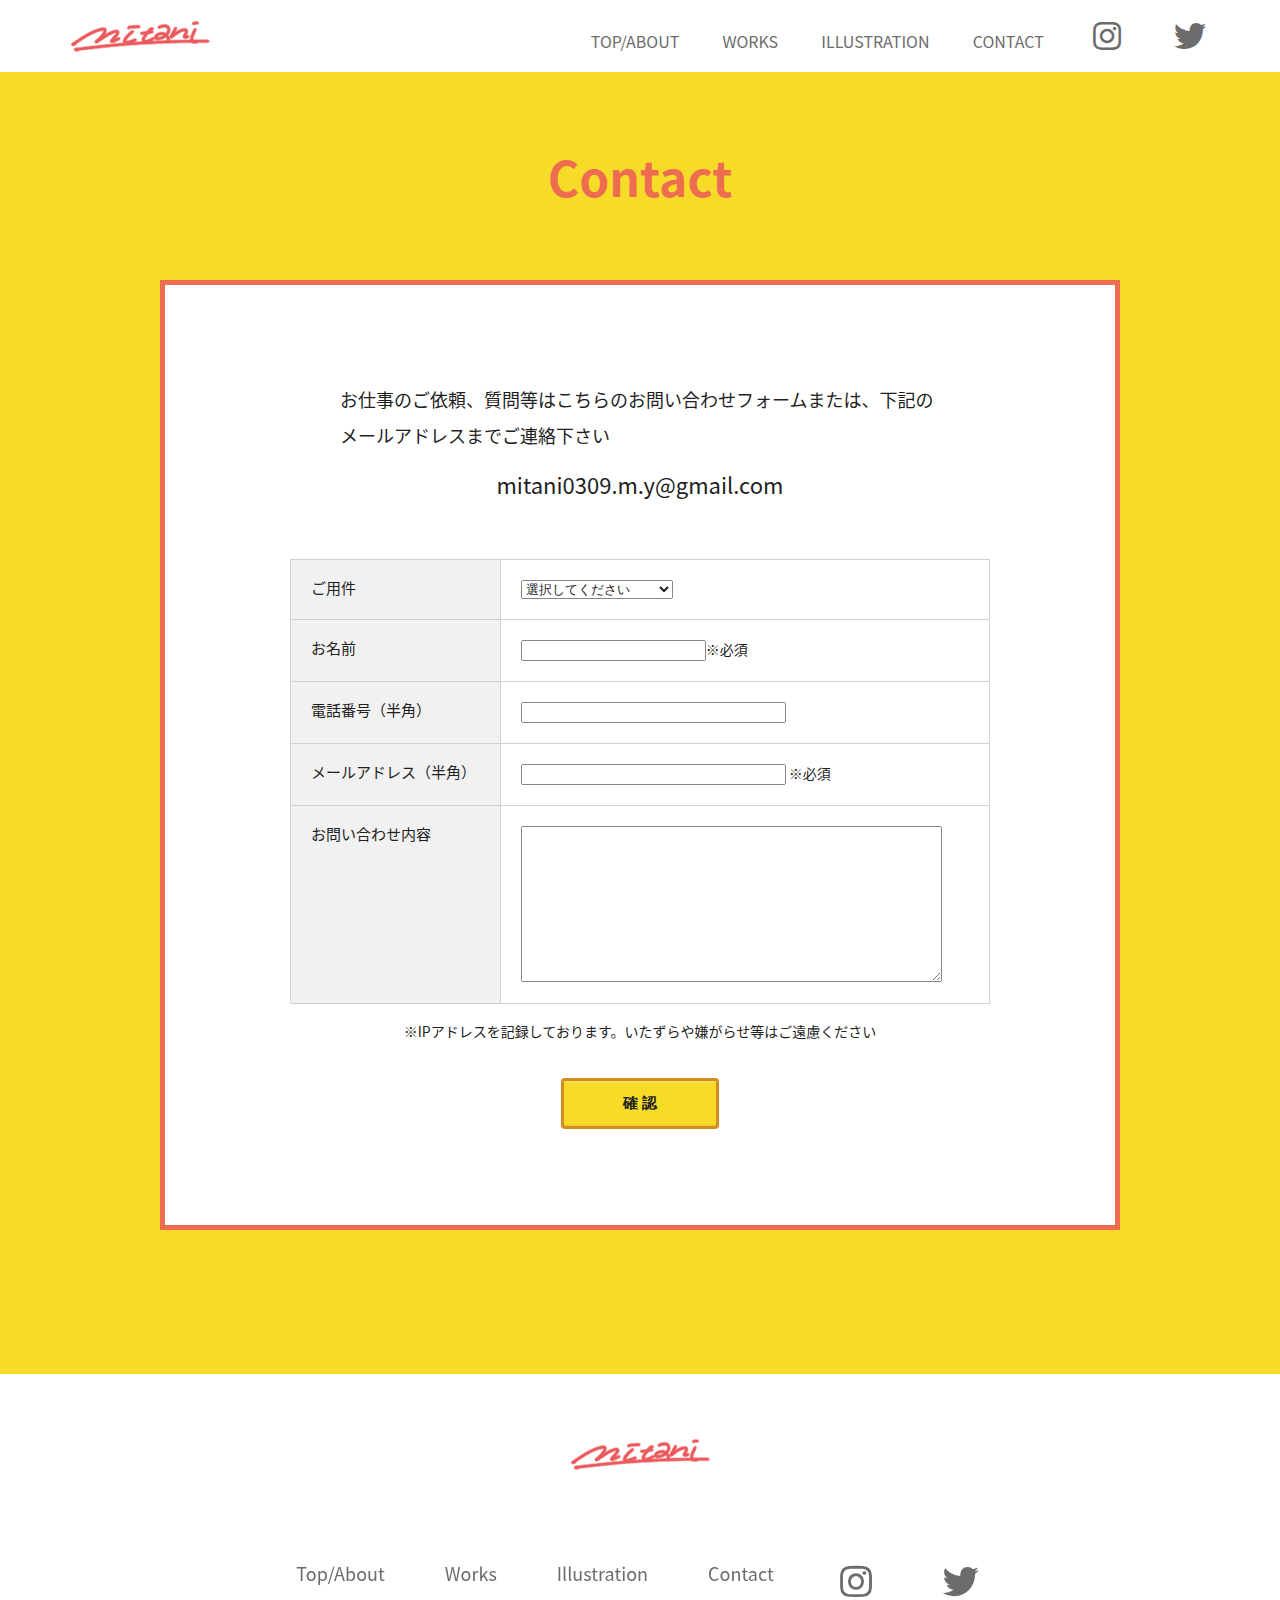
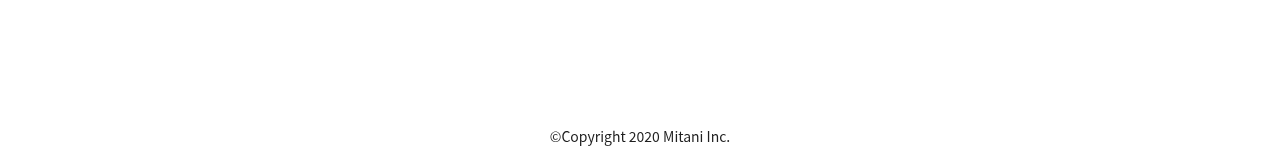
<file: Illustrator_mitani/contact/index.html>
<!doctype html>
<html>
<head>
<meta charset="UTF-8">
<title>Mitani Illustration</title>

    <meta name="viewport" content="width=device-width,initial-scale=1.0">

    <meta name="description" content="">

    <meta property="og:title" content="mitani">

    <meta property="og:description" content=""> 

    <meta property="og:type" content="website">

    <meta property="og:url" content="#">

    <meta property="og:site_name" content="mitani">

    <meta name="format-detection" content="telephone=no">

    <link rel="canonical" href="#">

    <link rel="apple-touch-icon-precomposed" href="../common/images/meta/touch_icon.jpg">

    <link rel="shortcut icon" href="../common/images/logo.png">

	<link href="https://use.fontawesome.com/releases/v5.6.1/css/all.css" rel="stylesheet">
	
	<link rel="stylesheet" href="../common/css/reset.css">	
	
	<link rel="stylesheet" href="style.css">
	
	<link href="https://fonts.googleapis.com/css?family=Noto+Sans+JP:400,500,700&display=swap" rel="stylesheet">
	
	<link rel="stylesheet" href="mail.php">
	
	<script src="../common/js/jquery-3.4.1.min.js"></script>
</head>

<body>
	<header class="navigation">
	<div class="header">
	  <div class="logo"> <a href="../top/index.html"><img src="../common/images/logo.png"></a></div>
	  <a class="nav-button" href="#">
		<span></span>
		<span></span>
		<span></span>
	  </a>
	  <nav class="nav-wrap close">
		<ul class="nav">
		  <li><a href="../top/index.html">Top/About</a></li>
		  <li><a href="../works/index.html">Works</a></li>
		  <li><a href="../illastration/index.html">Illustration</a></li>
		  <li><a href="index.html">Contact</a></li>
		<li><a href="https://www.instagram.com/mitani_m.y/"><i class="fab fa-instagram fa-2x fa-fw"></a></i></li>
		<li><a href="https://twitter.com/mitani_0319"><i class="fab fa-twitter fa-2x fa-fw"></a></i></li>
		</ul>
	  </nav>
	</div>
</header>
<section class="contact">	
<h1 class="contact_title text-center">Contact</h1>
<div class="form_inner">

	<p class="contact_sentence">お仕事のご依頼、質問等はこちらのお問い合わせフォームまたは、下記のメールアドレスまでご連絡下さい</p>
	<p class="contact_mail text-center">mitani0309.m.y@gmail.com</p>
	<div id="formWrap">
	  <form method="post" action="mail.php">
		<table class="formTable">
		  <tr>
			<th>ご用件</th>
			<td><select name="ご用件">
				<option value="">選択してください</option>
				<option value="ご質問・お問い合わせ">ご質問・お問い合わせ</option>
				<option value="お仕事の依頼">お仕事の依頼</option>
				<option value="その他">その他</option>
			  </select></td>
		  </tr>
		  <tr>
			<th>お名前</th>
			<td><input size="20" type="text" name="お名前" />※必須 </td>
		  </tr>
		  <tr>
			<th>電話番号（半角）</th>
			<td><input size="30" type="text" name="電話番号" /></td>
		  </tr>
		  <tr>
			<th>メールアドレス（半角）</th>
			<td><input size="30" type="text" name="Email" /> ※必須</td>
		  </tr>
		  <tr>
			<th>お問い合わせ内容</th>
			  <td><textarea name="お問い合わせ内容" cols="50" rows="10"></textarea></td>
		  </tr>
		</table>
		<p class="notice text-center">※IPアドレスを記録しております。いたずらや嫌がらせ等はご遠慮ください</p>
		<div class="form_btn text-center">
			<p align="center">
			  <input class="submit" type="submit" value="　 確 認 　" />
			</p>
		</div>
	  </form>
	
	</div>
</div>
</section>
	
	<footer class="hr">
       <h1 class="logo_footer">
              <img src="../common/images/logo.png">
       </h1>    
                <!--メニュー-->
          <div class="footer_menu">        
			<ul class="footer_nav">
					<li class="footer_nav_title"><a href="../top/index.html">Top/About</a></li>
					<li class="footer_nav_title"><a href="../works/index.html">Works</a></li>
					<li class="footer_nav_title"><a href="../illastration/index.html">Illustration</a></li>
					<li class="footer_nav_title"><a href="index.html">Contact</a></li>
					<li class="footer_nav_title"><a href="https://www.instagram.com/mitani_m.y/"><i class="fab fa-instagram fa-2x fa-fw"></a></i></li>
					<li class="footer_nav_title"><a href="https://twitter.com/mitani_0319"><i class="fab fa-twitter fa-2x fa-fw"></a></i></li>
			</ul>
			  	<div class="copyrights"><small>&copy;Copyright 2020 Mitani Inc.</small></div>
          </div>              
	</footer>
	

</body>
</html>
</file>
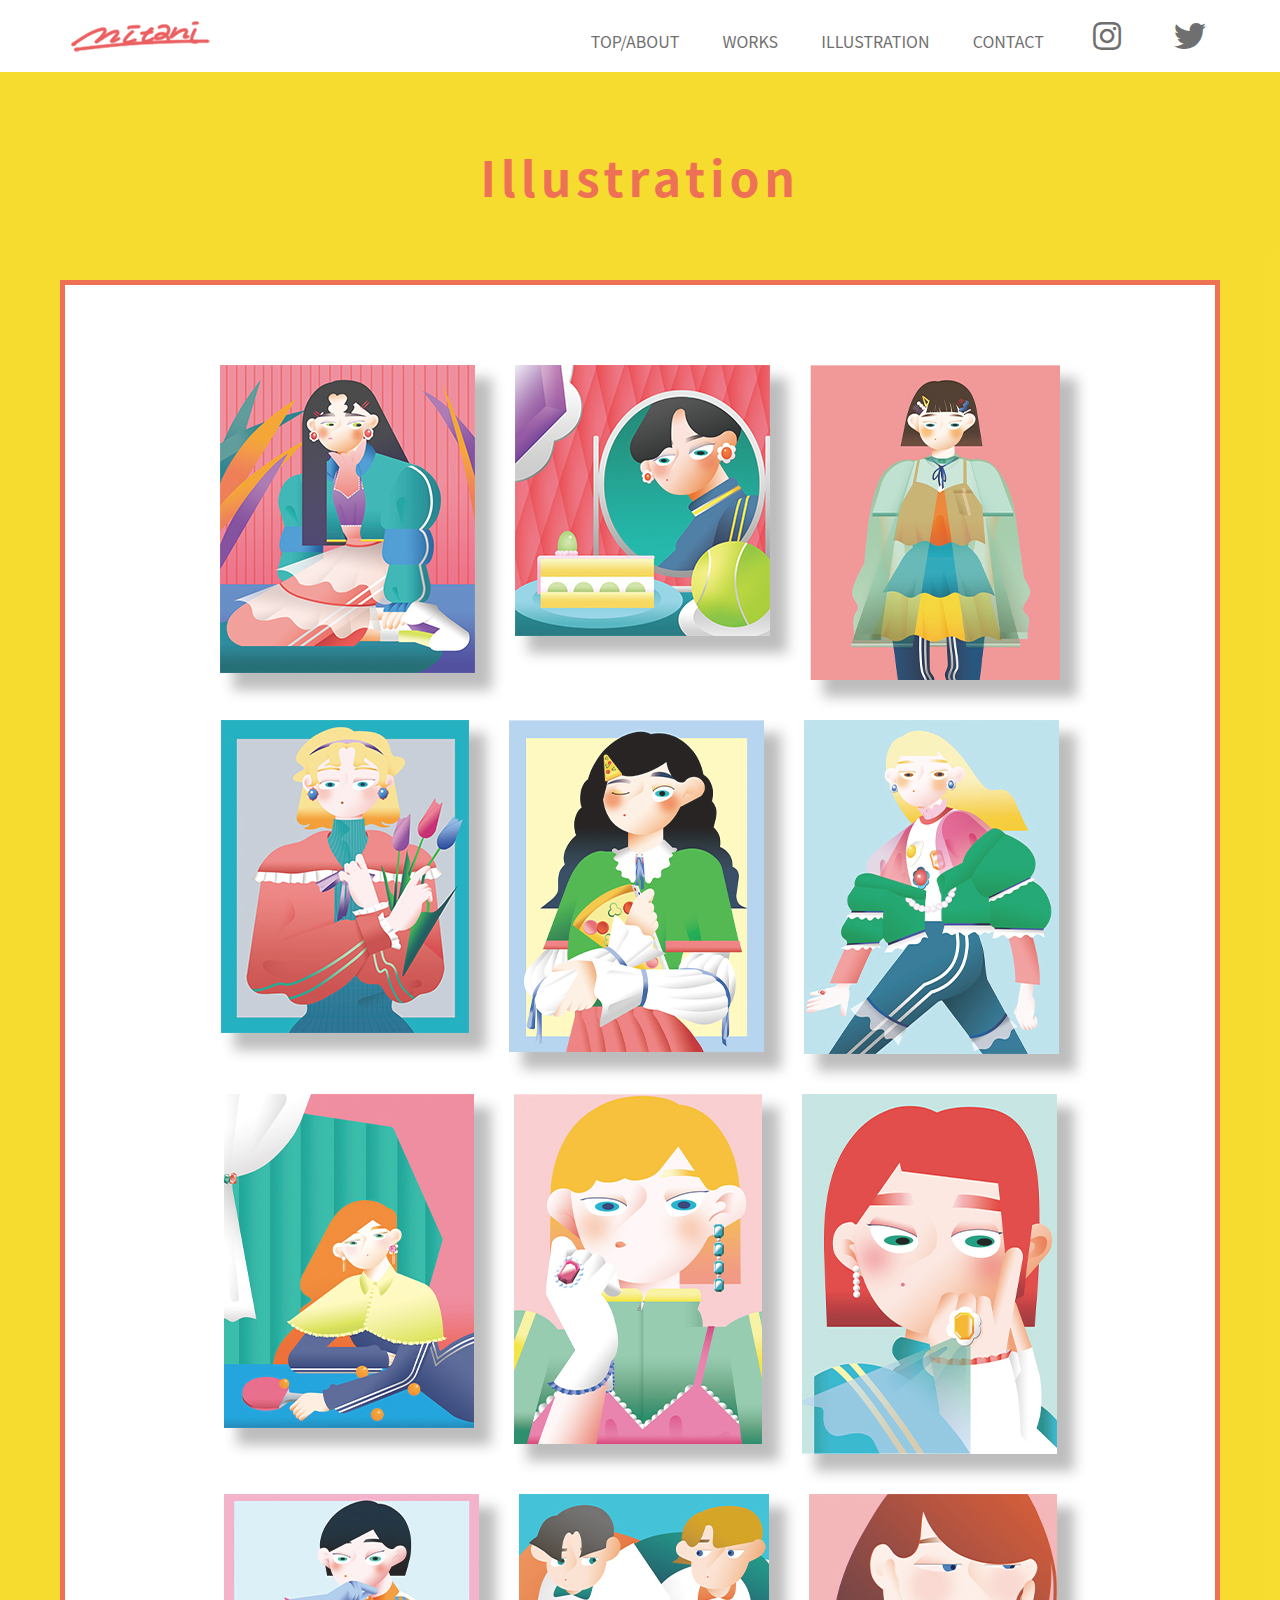
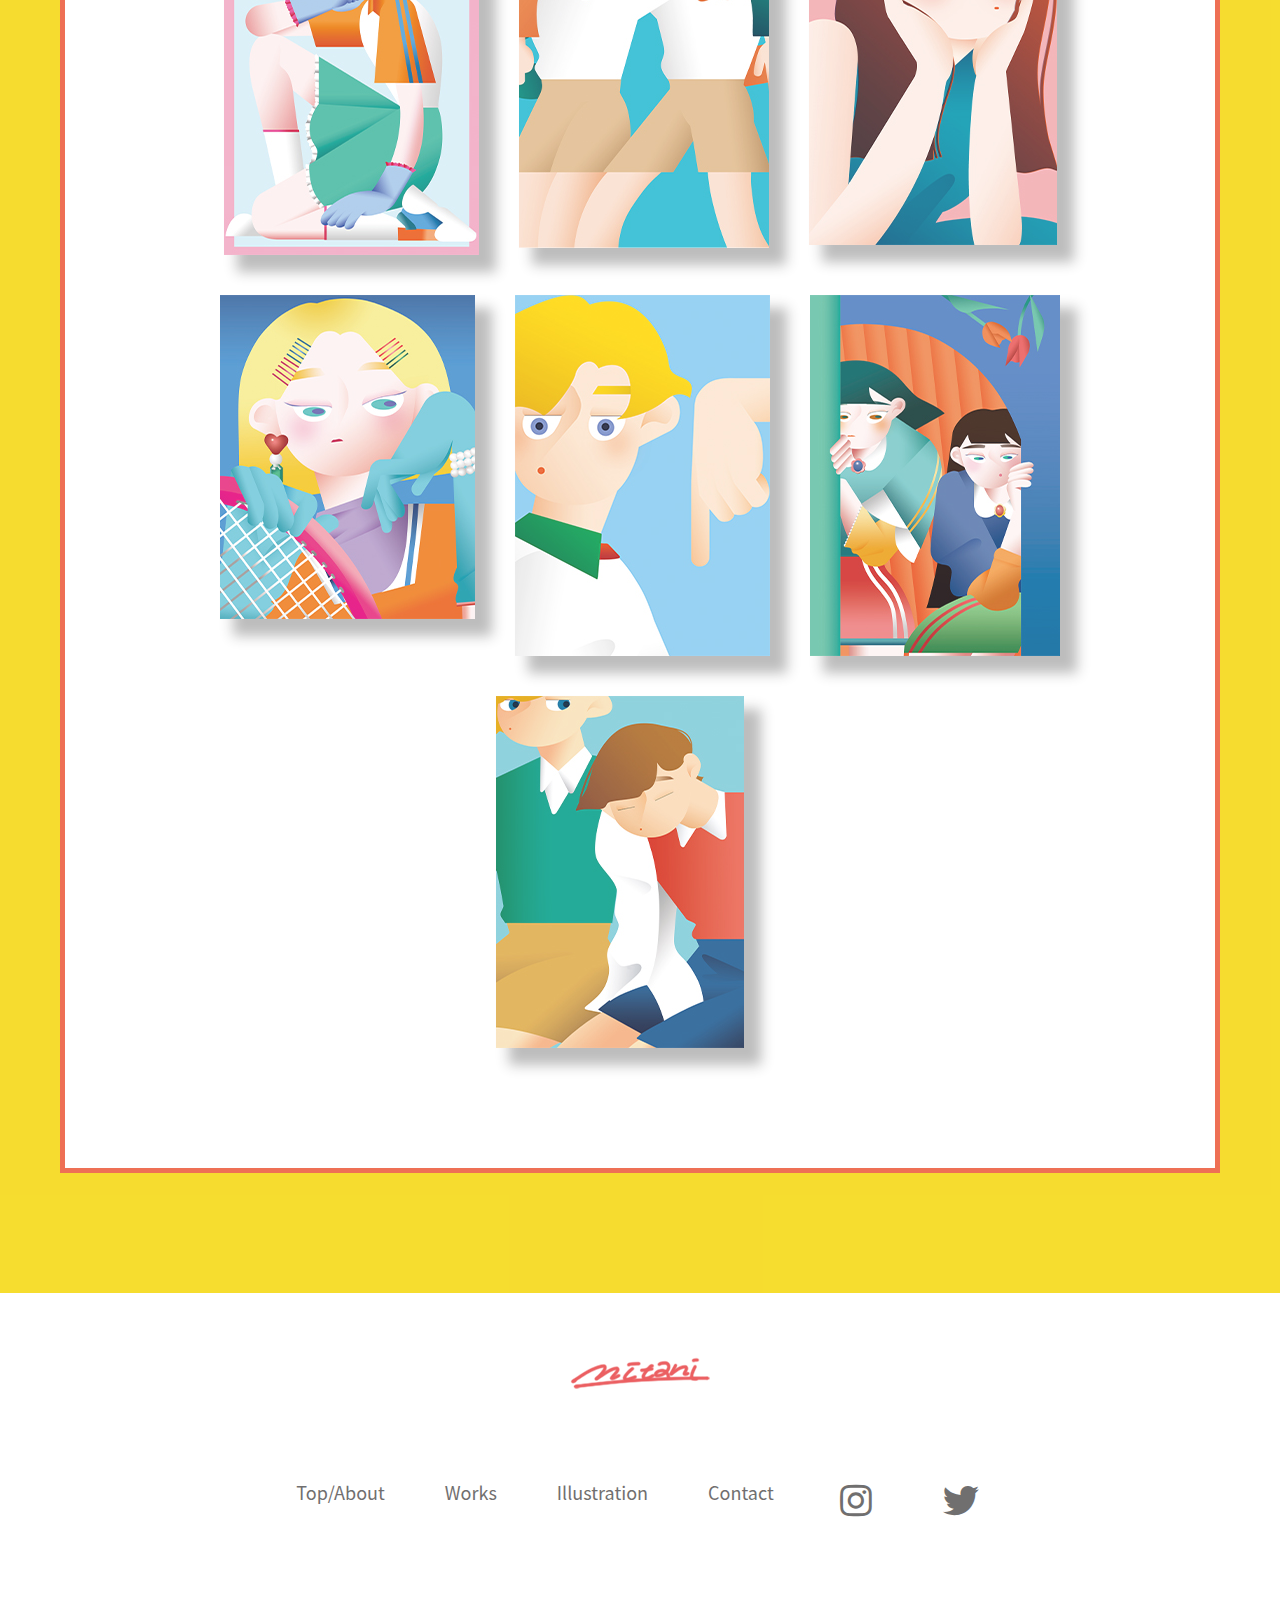
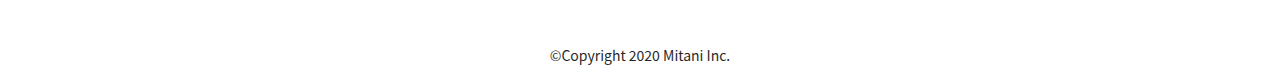
<file: Illustrator_mitani/illastration/index.html>
<!doctype html>
<html>
<head>
<meta charset="UTF-8">
<title>Mitani Illustration</title>

    <meta name="viewport" content="width=device-width,initial-scale=1.0">

    <meta name="description" content="">

    <meta property="og:title" content="mitani">

    <meta property="og:description" content=""> 

    <meta property="og:type" content="website">

    <meta property="og:url" content="#">

    <meta property="og:site_name" content="mitani">

    <meta name="format-detection" content="telephone=no">

    <link rel="canonical" href="#">

    <link rel="apple-touch-icon-precomposed" href="../common/images/meta/touch_icon.jpg">

    <link rel="shortcut icon" href="../common/images/logo.png">

	<link href="https://use.fontawesome.com/releases/v5.6.1/css/all.css" rel="stylesheet">
	
	<link rel="stylesheet" href="../common/css/reset.css">	
	
	<link rel="stylesheet" href="style.css">
	
	<link href="https://fonts.googleapis.com/css?family=Noto+Sans+JP:400,500,700&display=swap" rel="stylesheet">
	
	<link rel="stylesheet" type="text/css" href="jquery.fancybox.css">

</head>

<body>
		<header class="navigation">
	<div class="header">
	  <div class="logo"> <a href="../top/index.html"><img src="../common/images/logo.png"></a></div>
	  <a class="nav-button" href="#">
		<span></span>
		<span></span>
		<span></span>
	  </a>
	  <nav class="nav-wrap close">
		<ul class="nav">
		  <li><a href="../top/index.html">Top/About</a></li>
		  <li><a href="../works/index.html">Works</a></li>
		  <li><a href="index.html">Illustration</a></li>
		  <li><a href="../contact/index.html">Contact</a></li>
		<li><a href="https://www.instagram.com/mitani_m.y/"><i class="fab fa-instagram fa-2x fa-fw"></a></i></li>
		<li><a href="https://twitter.com/mitani_0319"><i class="fab fa-twitter fa-2x fa-fw"></a></i></li>
		</ul>
	  </nav>
	</div>
</header>
	<section class="illast">
		<h1 class="illast_title text-center">Illustration</h1>
		<div class="illast_inner">
			<figure>
				<ul class="img_grid">
					<li><a href="images/1.jpg" data-fancybox="group" data-caption="">
						<img src="images/1.jpg" class="shadow" alt=""></a>
					</li>
					<li><a href="images/2.jpg" data-fancybox="group" data-caption="">
						<img src="images/2.jpg" class="shadow"  alt=""></a>
					</li>
					<li><a href="images/3.jpg" data-fancybox="group" data-caption="">
						<img src="images/3.jpg" class="shadow"  alt=""></a>
					</li>
					<li><a href="images/4.jpg" data-fancybox="group" data-caption="">
						<img src="images/4.jpg" class="shadow" alt=""></a>
					</li>
					<li><a href="images/5.jpg" data-fancybox="group" data-caption="">
						<img src="images/5.jpg" class="shadow" alt=""></a>
					</li>
					<li><a href="images/6.jpg" data-fancybox="group" data-caption="">
						<img src="images/6.jpg" class="shadow"  alt=""></a>
					</li>
					<li><a href="images/7.jpg" data-fancybox="group" data-caption="">
						<img src="images/7.jpg" class="shadow"  alt=""></a>
					</li>
					<li><a href="images/8.jpg" data-fancybox="group" data-caption="">
							<img src="images/8.jpg" class="shadow" alt=""></a>
					</li>
					<li><a href="images/9.jpg" data-fancybox="group" data-caption="">
						<img src="images/9.jpg" class="shadow" alt=""></a>
					</li>
					<li><a href="images/10.jpg" data-fancybox="group" data-caption="">
						<img src="images/10.jpg" class="shadow" alt=""></a>
					</li>
					<li><a href="images/11.jpg" data-fancybox="group" data-caption="">
						<img src="images/11.jpg" class="shadow" alt=""></a>
					</li>
					<li><a href="images/12.jpg" data-fancybox="group" data-caption="">
						<img src="images/12.jpg" class="shadow" alt=""></a>
					</li>
					<li><a href="images/13.jpg" data-fancybox="group" data-caption="">
						<img src="images/13.jpg" class="shadow" alt=""></a>
					</li>
					<li><a href="images/14.jpg" data-fancybox="group" data-caption="">
							<img src="images/14.jpg" class="shadow"  alt=""></a>
					</li>
					<li><a href="images/15.jpg" data-fancybox="group" data-caption="">
						<img src="images/15.jpg" class="shadow"  alt=""></a>
					</li>
					<li><a href="images/16.jpg" data-fancybox="group" data-caption="">
						<img src="images/16.jpg" class="shadow" alt=""></a>
					</li>
				</ul>			
			</figure>
		</div>
	
	</section>
	
	<footer class="hr">
       <h1 class="logo_footer">
              <img src="../common/images/logo.png">
       </h1>    
                <!--メニュー-->
          <div class="footer_menu">        
			<ul class="footer_nav">
					<li class="footer_nav_title"><a href="../top/index.html">Top/About</a></li>
					<li class="footer_nav_title"><a href="../works/index.html">Works</a></li>
					<li class="footer_nav_title"><a href="index.html">Illustration</a></li>
					<li class="footer_nav_title"><a href="../contact/index.html">Contact</a></li>
					<li class="footer_nav_title"><a href="https://www.instagram.com/mitani_m.y/"><i class="fab fa-instagram fa-2x fa-fw"></a></i></li>
					<li class="footer_nav_title"><a href="https://twitter.com/mitani_0319"><i class="fab fa-twitter fa-2x fa-fw"></a></i></li>
			</ul>
			  	<div class="copyrights"><small>&copy;Copyright 2020 Mitani Inc.</small></div>
          </div>              
	</footer>
	
	
	<!--ここまで-->	
	
	
	<script src="../common/js/jquery-3.4.1.min.js"></script>
	<script src="illastration.js"></script>
	<script src="jquery.fancybox.js"></script>
	<script>
	$('[data-fancybox]').fancybox();
	</script>
	
	
	
</body>
</html>
</file>
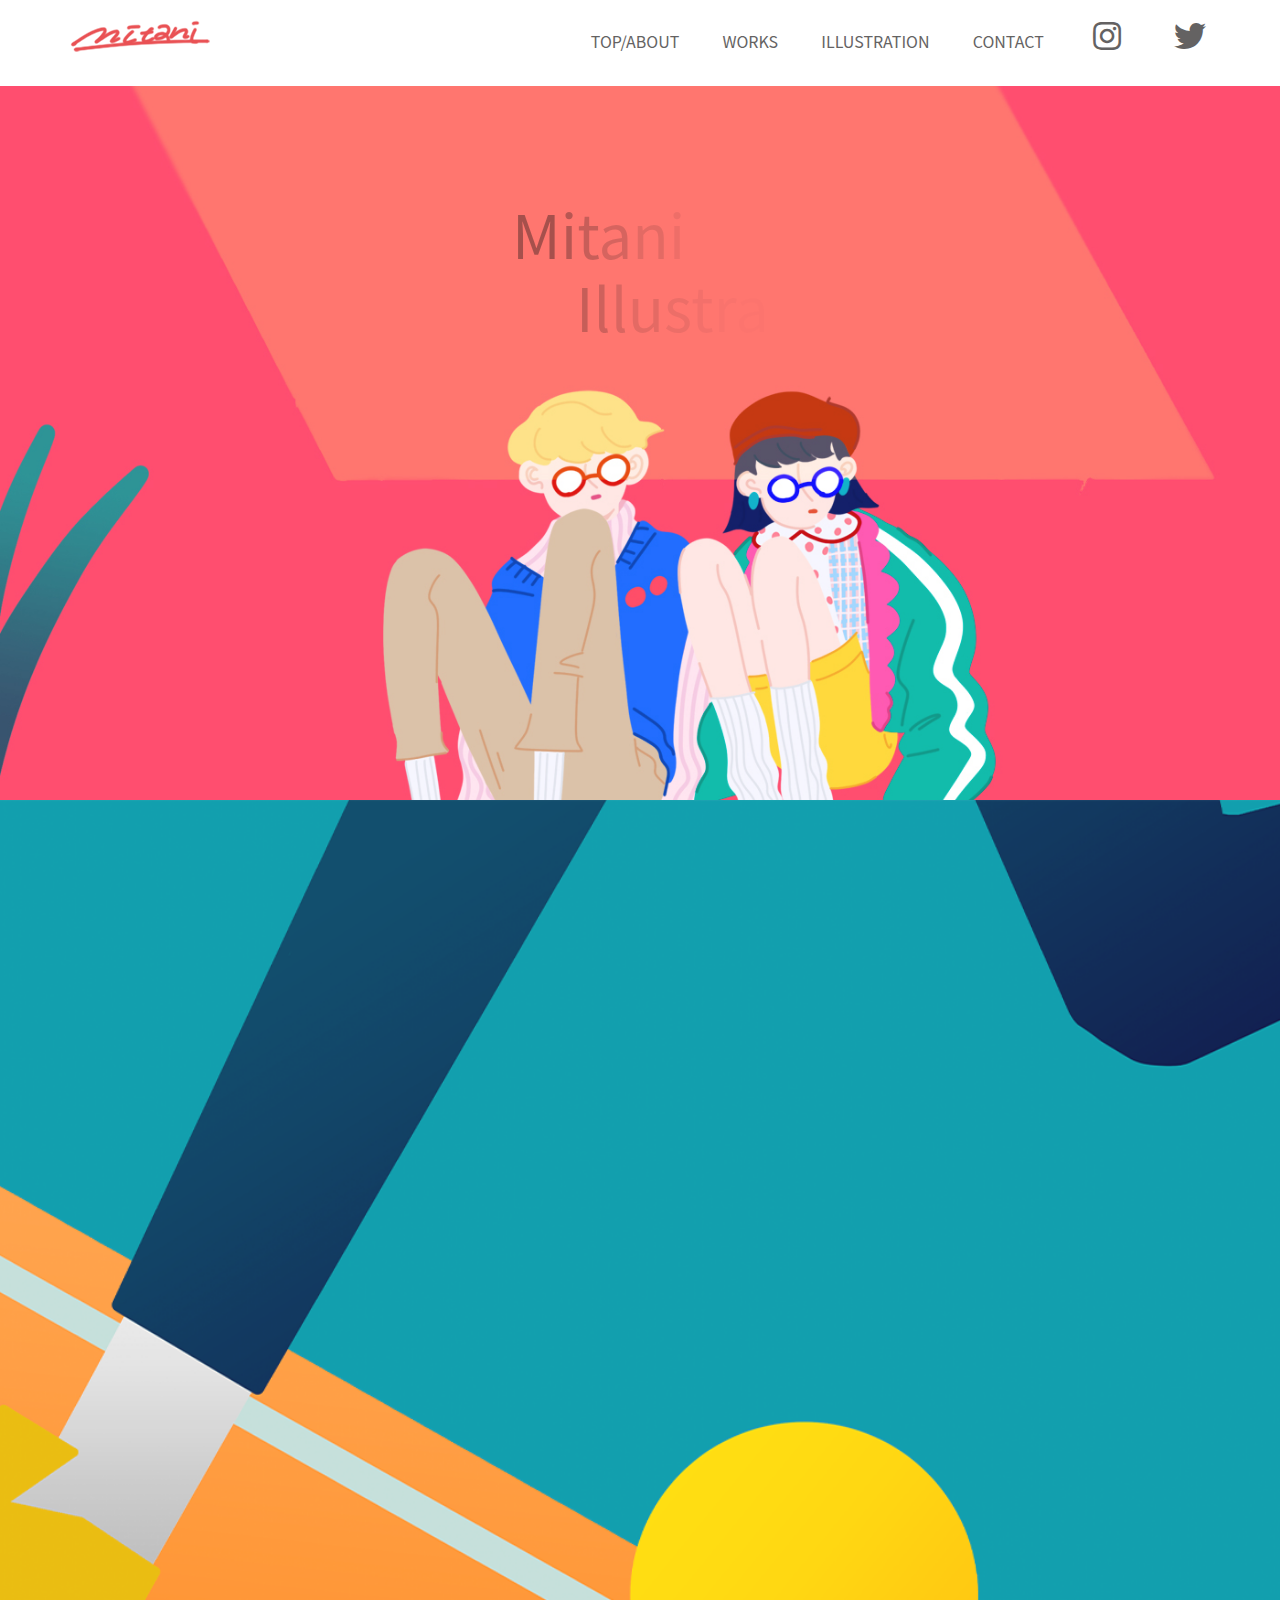
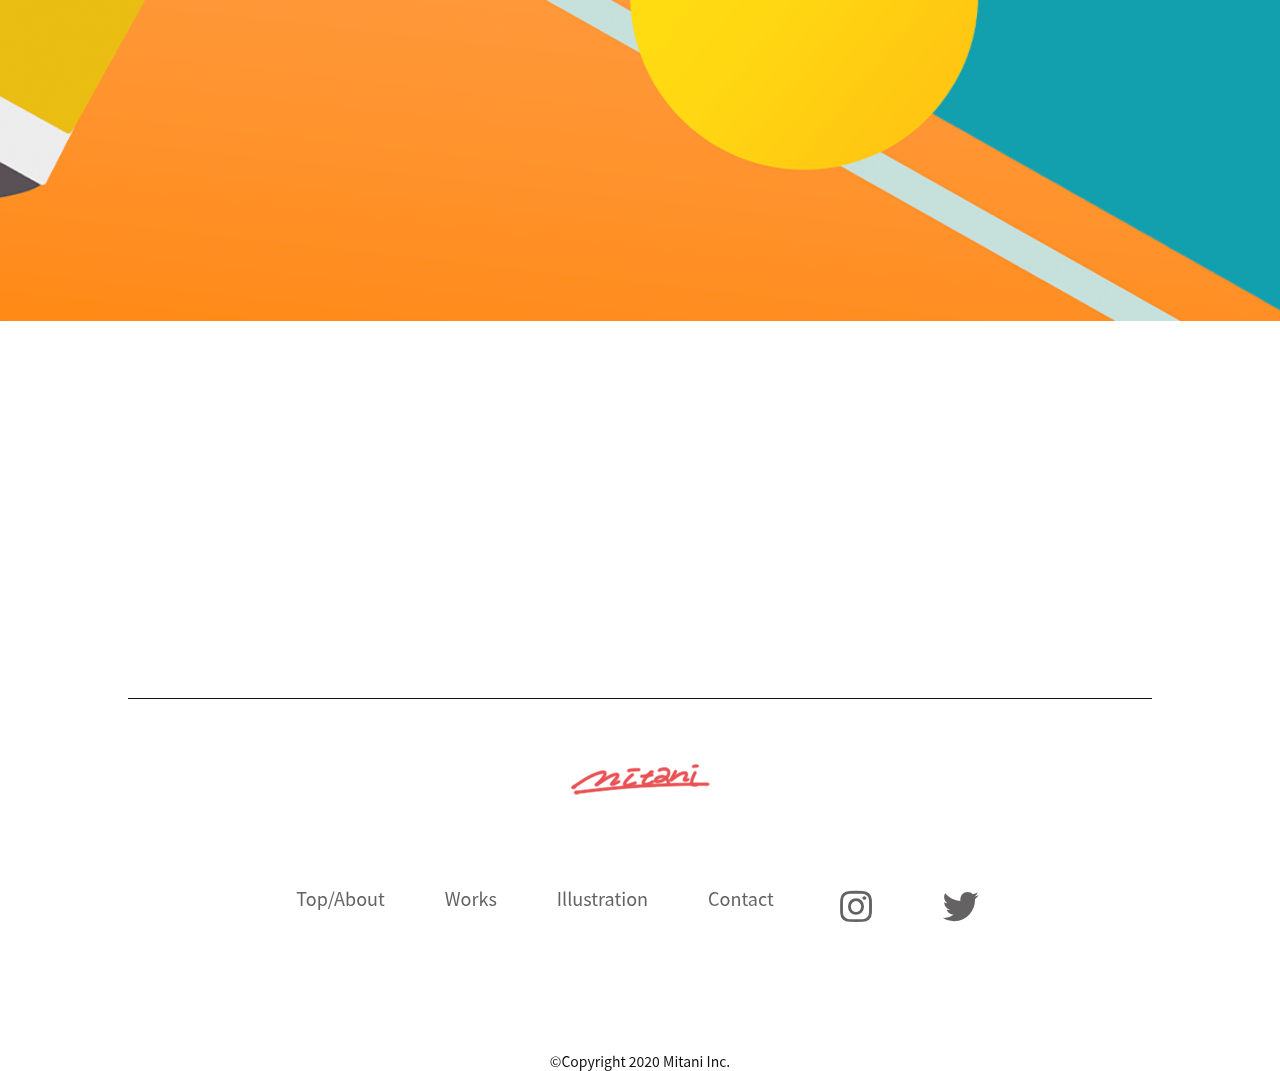
<file: Illustrator_mitani/top/index.html>
<!doctype html>
<html>
<head>
<meta charset="UTF-8">
<title>Mitani Illustration</title>
   <meta name="viewport" content="width=device-width,initial-scale=1.0">
    <meta name="description" content="">
    <meta property="og:title" content="mitani">
    <meta property="og:description" content=""> 
    <meta property="og:type" content="website">
    <meta property="og:url" content="#">
    <meta property="og:site_name" content="mitani">
    <meta name="format-detection" content="telephone=no">
    <link rel="canonical" href="#">
    <link rel="apple-touch-icon-precomposed" href="../common/images/meta/touch_icon.jpg">
    <link rel="shortcut icon" href="../common/images/logo.png">
	<link href="https://use.fontawesome.com/releases/v5.6.1/css/all.css" rel="stylesheet">
	<link rel="stylesheet" href="../common/css/reset.css">	
	<link rel="stylesheet" href="css/style.css">
	<link href="https://fonts.googleapis.com/css?family=Noto+Sans+JP:400,500,700&display=swap" rel="stylesheet">
	<script src="../common/js/jquery-3.4.1.min.js"></script>	
</head>

<body>
	
<header class="navigation">
	<div class="header">
	  <div class="logo"> <a href="../top/index.html"><img src="../common/images/logo.png"></a></div>
	  <a class="nav-button" href="#">
		<span></span>
		<span></span>
		<span></span>
	  </a>
	  <nav class="nav-wrap close">
		<ul class="nav">
		  <li><a href="index.html">Top/About</a></li>
		  <li><a href="../works/index.html">Works</a></li>
		  <li><a href="../illastration/index.html">Illustration</a></li>
		  <li><a href="../contact/index.html">Contact</a></li>
		<li><a href="https://www.instagram.com/mitani_m.y/"><i class="fab fa-instagram fa-2x fa-fw"></a></i></li>
		<li><a href="https://twitter.com/mitani_0319"><i class="fab fa-twitter fa-2x fa-fw"></a></i></li>
		</ul>
	  </nav>
	</div>
</header>
<div id="wrapper">

	<section class="main">
		<h1 class="site_title target">Mitani</h1>
		<h1 class="site_title_bm target2">Illustration</h1>
		<img src="images/top_main_sp.jpg" class="main_sp img_sp" alt="メインビジュアル">
　 　　　<img src="images/top_main.jpg" class="main_pc img_pc" alt="メインビジュアル">
	</section>
	
	<section class="about_main">
		<div class="fadein">
			<div class="text-right">
				<div class="profile_img"><img src="images/profile_img_sp.png" class="img_sp" alt=""><img src="images/profile_white.png" class="img_pc" alt="プロフィール文章の下の画像">
					<div class="profile-text_inner">
						<h1 class="profile_title text-center">Profile</h1>
						<h2 class="profile_name text-center">Mitani</h2>
						<p class="profile_school text-center">桑沢デザイン研究所在学　ビジュアルデザイン専攻</p>
						<p class="profile_sentence text-left">自主制作の一環として、イラストを制作。イラストで広告やパッケージ、CDジャケットなどの仕事に携わりたいと思っています。<br>
						[受賞歴」<br>
						2019年度　ペーターズギャラリーコンペ　鈴木成一賞を受賞</p>
					</div>
				</div>
			</div>
		</div>
	<div class="fadein">
		<div class="concept_img"><img src="images/concept_white.png" class="img_pc" alt="コンセプト文章の下の画像">
								<img src="images/concept_img_sp.png" class="img_sp" alt="コンセプト文章の下の画像">
			<div class="concept">
				<h1 class="concept_title">Concept</h1>
				<div class="concept-tex_inner">
					<p class="concept_sentence text-left">平面構成のようなイラストレーションでカラフルだけど見ていて疲れない色合い。<br>
					お洒落な男の子と女の子を描くことを目指しています。</p>
				</div>
			</div>
		</div>
	</div>
	</section>

	<section class="insta_inner">
		<div class="fadein">
			<h2 class="instagram_title text-center">Instagram</h2>
			<script src="https://apps.elfsight.com/p/platform.js" defer></script>
			<div class="elfsight-app-e141dd8c-23d3-4271-805c-89e4c3fab37d"></div>
			<a href="https://www.instagram.com/mitani_m.y/">
				<div class="sns_inner text-center">
					<div class="sns-btn">
							<i class="fab fa-instagram fa-fw insta_icon"></i>
							<span>Follow my Instagram</span>
							<i class="fas fa-chevron-right next"></i>
					</div>
				</div>
			</a>
		</div>
	</section>
	<footer class="hr">
       <h1 class="logo_footer">
              <img src="../common/images/logo.png">
       </h1>    
                <!--メニュー-->
          <div class="footer_menu">        
			<ul class="footer_nav">
					<li class="footer_nav_title"><a href="index.html">Top/About</a></li>
					<li class="footer_nav_title"><a href="../works/index.html">Works</a></li>
					<li class="footer_nav_title"><a href="../illastration/index.html">Illustration</a></li>
					<li class="footer_nav_title"><a href="../contact/index.html">Contact</a></li>
					<li class="footer_nav_title"><a href="https://www.instagram.com/mitani_m.y/"><i class="fab fa-instagram fa-2x fa-fw"></a></i></li>
					<li class="footer_nav_title"><a href="https://twitter.com/mitani_0319"><i class="fab fa-twitter fa-2x fa-fw"></a></i></li>
			</ul>
			  	<div class="copyrights"><small>&copy;Copyright 2020 Mitani Inc.</small></div>
          </div>              
	</footer>
<!--footerここまで-->	
	
</div>
</body>
</html>
</file>
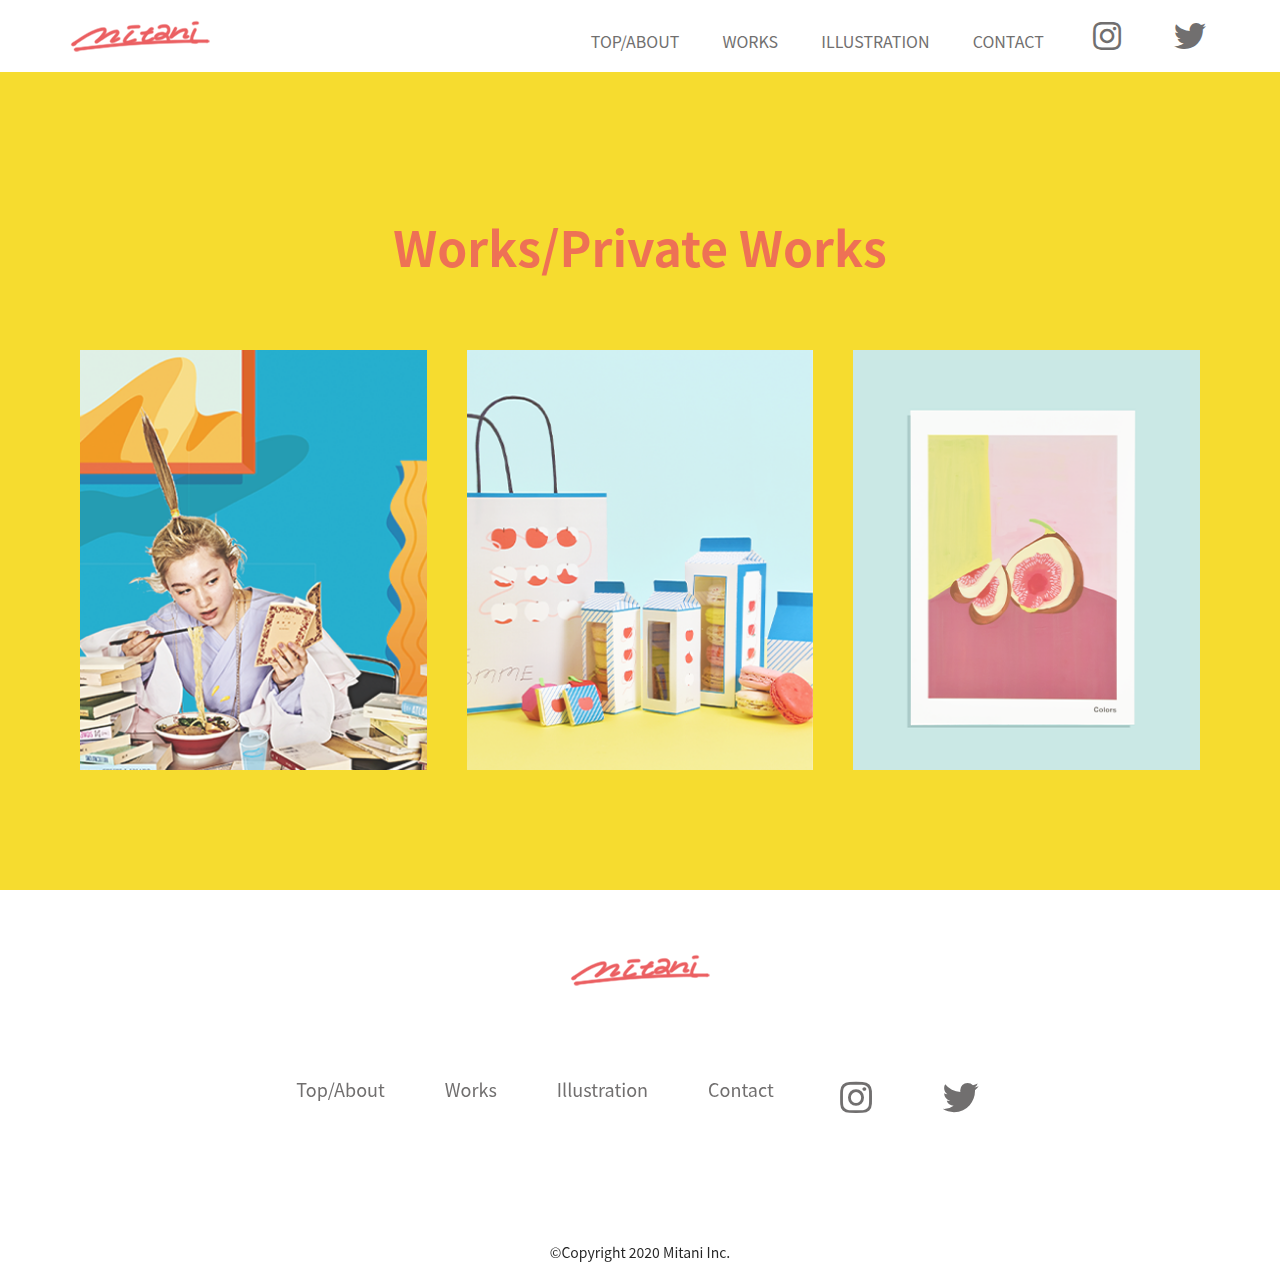
<file: Illustrator_mitani/works/index.html>
<!doctype html>
<html>
<head>
<meta charset="UTF-8">
<title>Mitani Illustration</title>

    <meta name="viewport" content="width=device-width,initial-scale=1.0">

    <meta name="description" content="">

    <meta property="og:title" content="mitani">

    <meta property="og:description" content=""> 

    <meta property="og:type" content="website">

    <meta property="og:url" content="#">

    <meta property="og:site_name" content="mitani">

    <meta name="format-detection" content="telephone=no">

    <link rel="canonical" href="#">

    <link rel="apple-touch-icon-precomposed" href="../common/images/meta/touch_icon.jpg">

    <link rel="shortcut icon" href="../common/images/logo.png">

	<link href="https://use.fontawesome.com/releases/v5.6.1/css/all.css" rel="stylesheet">
	
	<link rel="stylesheet" href="../common/css/reset.css">	
	
	<link rel="stylesheet" href="style.css">
	
	<link href="https://fonts.googleapis.com/css?family=Noto+Sans+JP:400,500,700&display=swap" rel="stylesheet">
	
	<script src="../common/js/jquery-3.4.1.min.js"></script>
</head>

<body>
	<header class="navigation">
	<div class="header">
	  <div class="logo"> <a href="../top/index.html"><img src="../common/images/logo.png"></a></div>
	  <a class="nav-button" href="#">
		<span></span>
		<span></span>
		<span></span>
	  </a>
	  <nav class="nav-wrap close">
		<ul class="nav">
		  <li><a href="../top/index.html">Top/About</a></li>
		  <li><a href="index.html">Works</a></li>
		  <li><a href="../illastration/index.html">Illustration</a></li>
		  <li><a href="../contact/index.html">Contact</a></li>
		<li><a href="https://www.instagram.com/mitani_m.y/"><i class="fab fa-instagram fa-2x fa-fw"></a></i></li>
		<li><a href="https://twitter.com/mitani_0319"><i class="fab fa-twitter fa-2x fa-fw"></a></i></li>
		</ul>
	  </nav>
	</div>
</header>

	<section class="works">
		<h1 class="works-title text-center">Works/Private Works</h1>
		<ul class="works-img">
			<li class="works_1">
				<a href="./magazine/index.html">
						<img src="images/magazine.png" alt="雑誌の画像">
					<span class="mask">
						<span class="caption text-center">髪書房<br>月刊BOB6月号</span>
					</span>
				</a>
			</li>
			<li class="works_1">
				<a href="./shirayukihime/index.html">
					<img src="images/shirayuki.png" alt="お菓子のパッケージのデザイン画像">
					<span class="mask">
						<span class="caption text-center">パッケージデザイン <br>「白雪姫」</span>
					</span>
				</a>
			</li>
			<li class="works_1">
				<a href="./color/index.html">
					<img src="images/color.png" alt="ポスター制作の画像">
					<span class="mask">
						<span class="caption text-center">ポスターデザイン <br>「Colors」</span>
					</span>
				</a>
			</li>
	
		</ul>	
	</section>
	<footer class="hr">
       <h1 class="logo_footer">
              <img src="../common/images/logo.png">
       </h1>    
                <!--メニュー-->
          <div class="footer_menu">        
			<ul class="footer_nav">
					<li class="footer_nav_title"><a href="../top/index.html">Top/About</a></li>
					<li class="footer_nav_title"><a href="index.html">Works</a></li>
					<li class="footer_nav_title"><a href="../illastration/index.html">Illustration</a></li>
					<li class="footer_nav_title"><a href="../contact/index.html">Contact</a></li>
					<li class="footer_nav_title"><a href="https://www.instagram.com/mitani_m.y/"><i class="fab fa-instagram fa-2x fa-fw"></a></i></li>
					<li class="footer_nav_title"><a href="https://twitter.com/mitani_0319"><i class="fab fa-twitter fa-2x fa-fw"></a></i></li>
			</ul>
			  	<div class="copyrights"><small>&copy;Copyright 2020 Mitani Inc.</small></div>
          </div>              
	</footer>
	
</body>
</html>
</file>
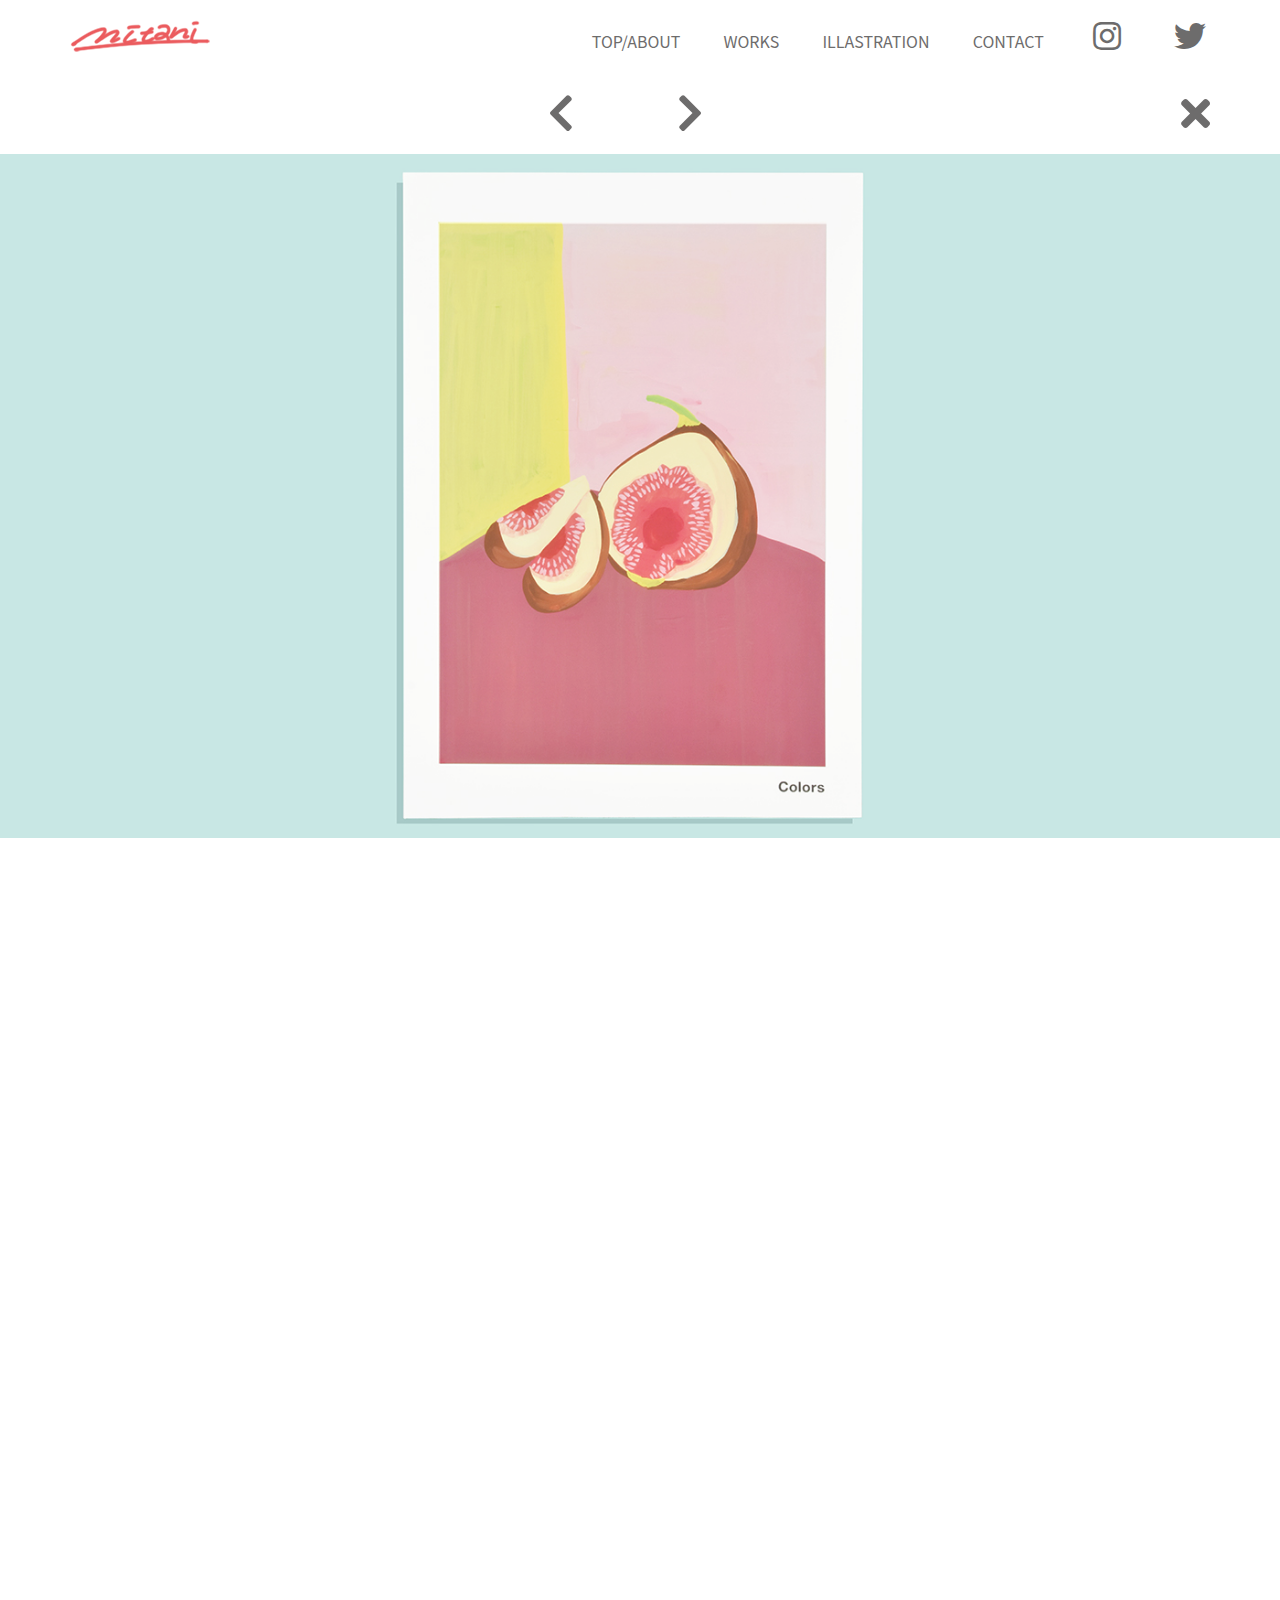
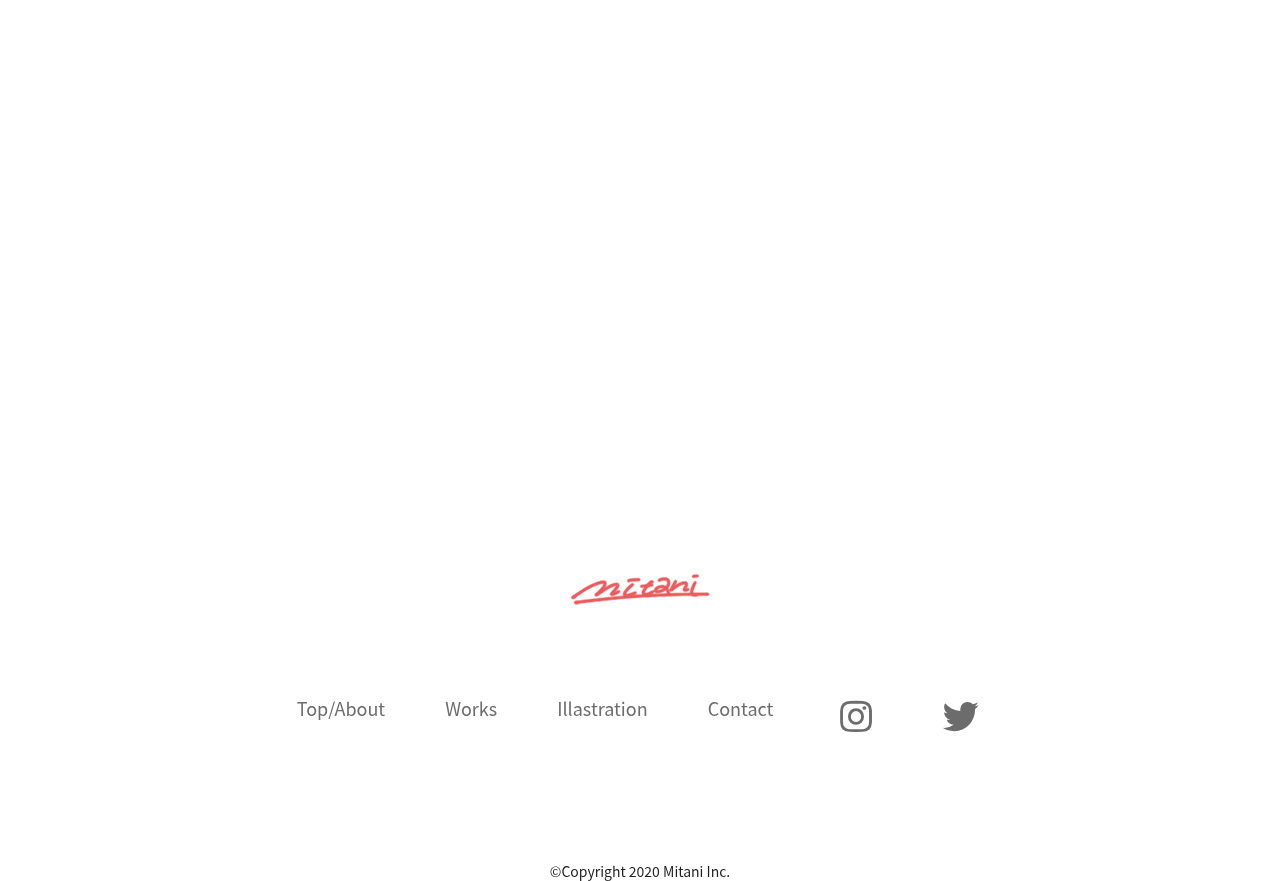
<file: Illustrator_mitani/works/color/index.html>
<!doctype html>
<html>
<head>
<meta charset="UTF-8">
<title>Mitani Illastration</title>

    <meta name="viewport" content="width=device-width,initial-scale=1.0">

    <meta name="description" content="">

    <meta property="og:title" content="mitani">

    <meta property="og:description" content=""> 

    <meta property="og:type" content="website">

    <meta property="og:url" content="#">

    <meta property="og:site_name" content="mitani">

    <meta name="format-detection" content="telephone=no">

    <link rel="canonical" href="#">

    <link rel="apple-touch-icon-precomposed" href="../common/images/meta/touch_icon.jpg">

    <link rel="shortcut icon" href="../common/images/meta/logo.png">

	<link href="https://use.fontawesome.com/releases/v5.6.1/css/all.css" rel="stylesheet">
	
	<link rel="stylesheet" href="../../common/css/reset.css">	
	
	<link rel="stylesheet" href="style.css">
	
	<link href="https://fonts.googleapis.com/css?family=Noto+Sans+JP:400,500,700&display=swap" rel="stylesheet">
	
	<script src="../../common/js/jquery-3.4.1.min.js"></script>
</head>

<body>
	<header class="navigation">
	<div class="header">	  
		<a class="nav-button" href="#">
		<span></span>
		<span></span>
		<span></span>
	  </a> 
		<div class="next_back img_sp"><a href="../shirayukihime/index.html"><i class="fas fa-chevron-right fa-3x back_img"></i></a>
		<a href="../magazine/index.html"><i class="fas fa-chevron-right fa-3x next"></i></a></div>
	  <div class="logo"> 
		  <a href="../../top/index.html"><img src="../../common/images/logo.png" class="img_pc" alt=""></a>
		  <a href="../index.html"><i class="fas fa-times fa-3x img_sp"></i></a>
	</div>
		
	  <nav class="nav-wrap close">
		<ul class="nav">
		  <li><a href="../../top/index.html">Top/About</a></li>
		  <li><a href="../index.html">Works</a></li>
		  <li><a href="../../illastration/index.html">Illastration</a></li>
		  <li><a href="../../contact/index.html">Contact</a></li>
		<li><a href="https://www.instagram.com/mitani_m.y/"><i class="fab fa-instagram fa-2x fa-fw"></a></i></li>
		<li><a href="https://twitter.com/mitani_0319"><i class="fab fa-twitter fa-2x fa-fw"></a></i></li>
		</ul>
	  </nav>
	</div>		
</header>
<section class="nav_sub img_pc">
	<div class="next_back_pc">
		<a href="../shirayukihime/index.html"><i class="fas fa-chevron-right fa-3x back_img img_pc"></i></a>
		<a href="../magazine/index.html"><i class="fas fa-chevron-right fa-3x next img_pc"></i></a>
	</div>
	<a href="../../works/index.html"><i class="fas fa-times fa-3x img_pc"></i></a>
</section>
	<section>
		<div class="sentence_inner">
			<img src="images/color_top.jpg" class="main_img img_pc" alt="">
			<img src="images/colors_top_sp.jpg" class="img_sp" alt="">
			<div class="fadein">
				<h1 class="color_title text-center">「Colors」</h1>
				<p class="color_sentence">架空の文房具店colorsのイメージポスターを課題で制作しました。長く見れる絵をテーマに、アクリル絵の具で、デッサンやスケッチに用いられる果物などをモチーフに、ポスターを制作しました。
				</p>
			</div>
		</div>
			<div class="fadein">
				<img src="images/color_bm.jpg" class="img_bm img_pc" alt="">
				<img src="images/colors_bm_sp1.jpg" class="img_sp" alt="">
				<img src="images/colors_bm_sp2.jpg" class="img_sp" alt="">
		</div>
	</section>
	<footer class="hr">
       <h1 class="logo_footer">
              <img src="../../common/images/logo.png">
       </h1>    
                <!--メニュー-->
          <div class="footer_menu">        
			<ul class="footer_nav">
					<li class="footer_nav_title"><a href="../../top/index.html">Top/About</a></li>
					<li class="footer_nav_title"><a href="../index.html">Works</a></li>
					<li class="footer_nav_title"><a href="../../illastration/index.html">Illastration</a></li>
					<li class="footer_nav_title"><a href="../../contact/index.html">Contact</a></li>
					<li class="footer_nav_title"><a href="https://www.instagram.com/mitani_m.y/"><i class="fab fa-instagram fa-2x fa-fw"></a></i></li>
					<li class="footer_nav_title"><a href="https://twitter.com/mitani_0319"><i class="fab fa-twitter fa-2x fa-fw"></a></i></li>
			</ul>
			  	<div class="copyrights"><small>&copy;Copyright 2020 Mitani Inc.</small></div>
          </div>              
	</footer>
	
	
</body>
</html>
</file>
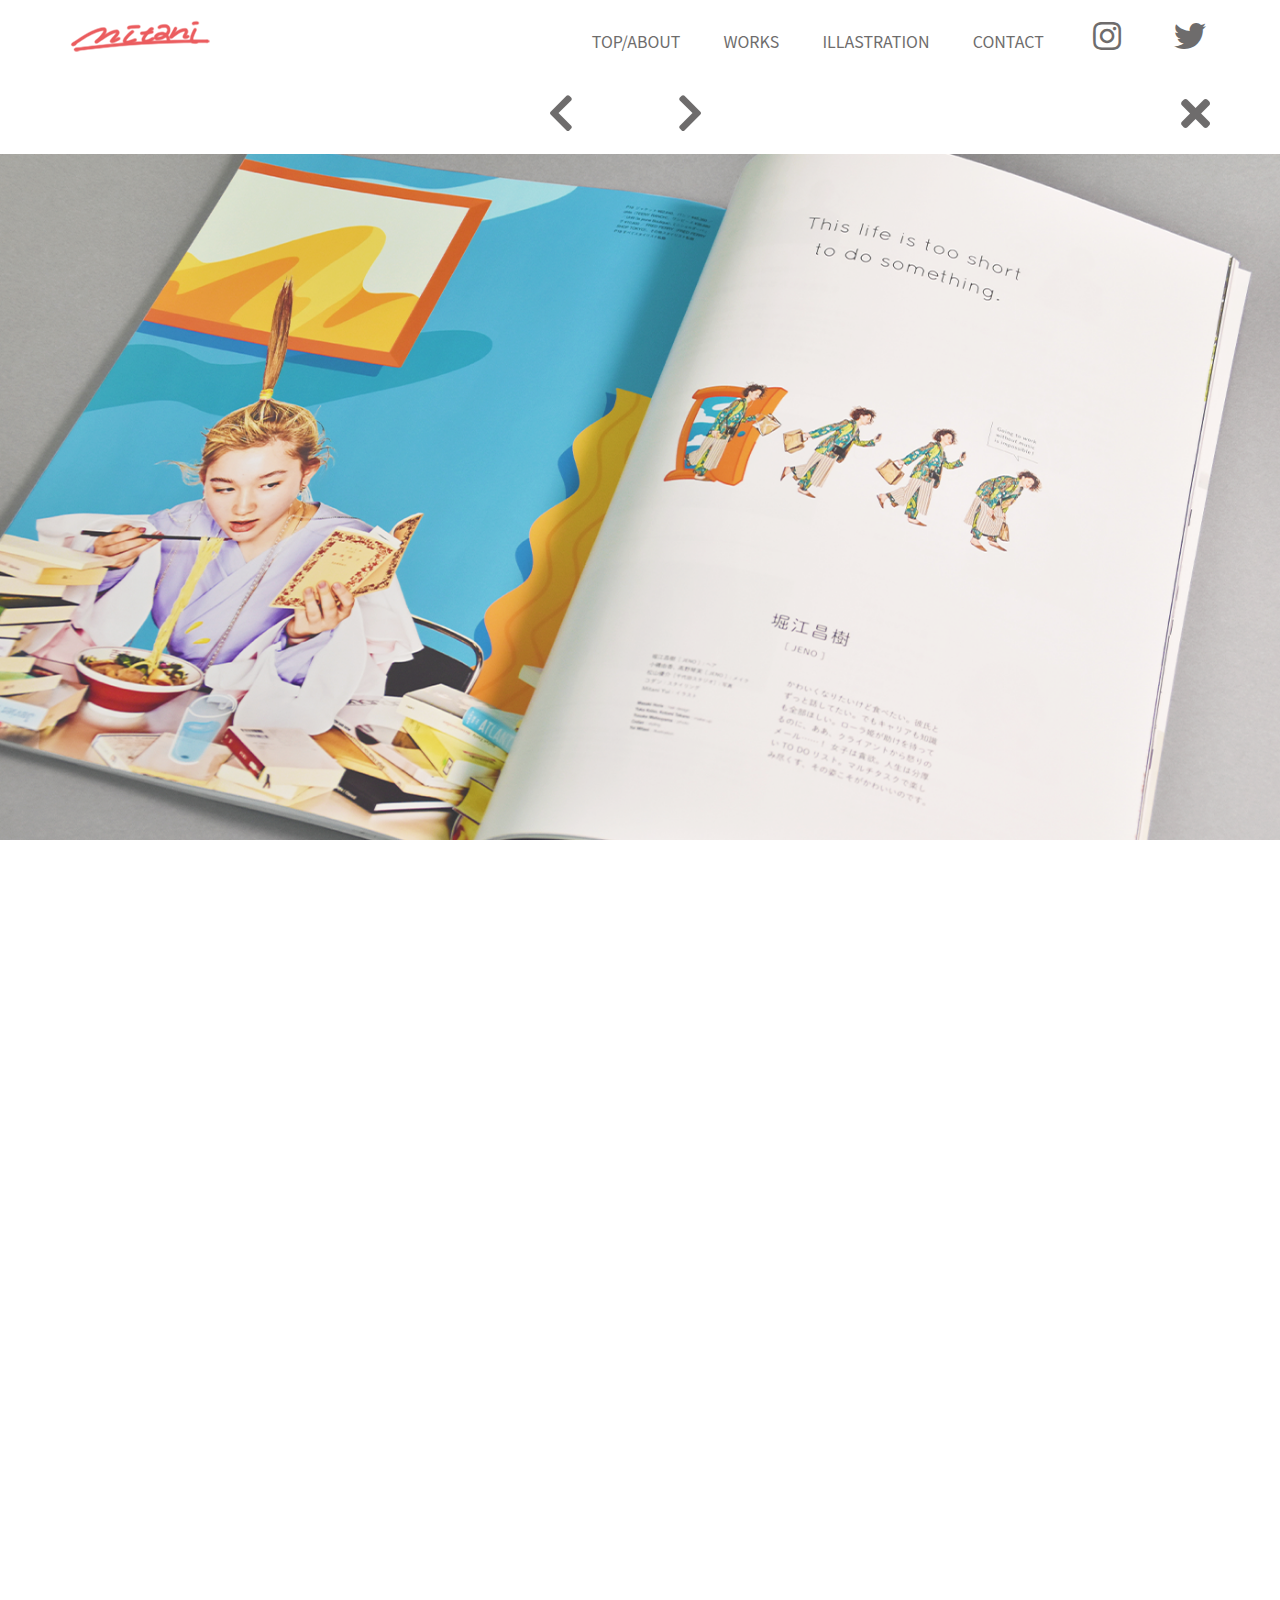
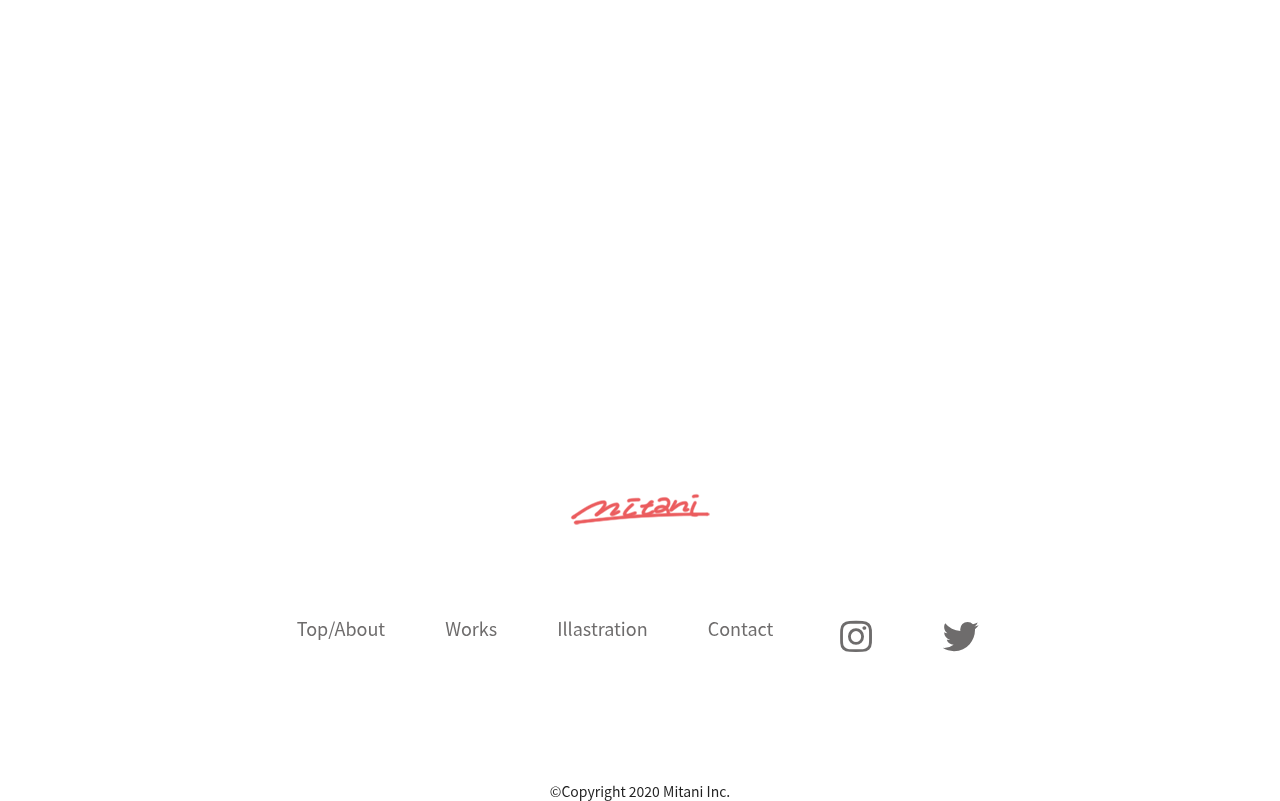
<file: Illustrator_mitani/works/magazine/index.html>
<!doctype html>
<html>
<head>
<meta charset="UTF-8">
<title>Mitani Illastration</title>

    <meta name="viewport" content="width=device-width,initial-scale=1.0">

    <meta name="description" content="">

    <meta property="og:title" content="mitani">

    <meta property="og:description" content=""> 

    <meta property="og:type" content="website">

    <meta property="og:url" content="#">

    <meta property="og:site_name" content="mitani">

    <meta name="format-detection" content="telephone=no">

    <link rel="canonical" href="#">

    <link rel="apple-touch-icon-precomposed" href="../../common/images/meta/touch_icon.jpg">

    <link rel="shortcut icon" href="../../common/images/logo.png">

	<link href="https://use.fontawesome.com/releases/v5.6.1/css/all.css" rel="stylesheet">
	
	<link rel="stylesheet" href="../../common/css/reset.css">	
	
	<link rel="stylesheet" href="style.css">
	
	<link href="https://fonts.googleapis.com/css?family=Noto+Sans+JP:400,500,700&display=swap" rel="stylesheet">
	
	<script src="../../common/js/jquery-3.4.1.min.js"></script>
</head>

<body>
	<header class="navigation">
	<div class="header">	  
		<a class="nav-button" href="#">
		<span></span>
		<span></span>
		<span></span>
	  </a> 
		<div class="next_back img_sp"><a href="../color/index.html"><i class="fas fa-chevron-right fa-3x back_img"></i></a>
		<a href="../shirayukihime/index.html"><i class="fas fa-chevron-right fa-3x next"></i></a></div>
	  <div class="logo"> 
		  <a href="../top/index.html"><img src="../../common/images/logo.png" class="img_pc" alt=""></a>
		  <a href="../index.html"><i class="fas fa-times fa-3x img_sp"></i></a>
	</div>
		
	  <nav class="nav-wrap close">
		<ul class="nav">
		  <li><a href="../../top/index.html">Top/About</a></li>
		  <li><a href="../index.html">Works</a></li>
		  <li><a href="../../illastration/index.html">Illastration</a></li>
		  <li><a href="../../contact/index.html">Contact</a></li>
		<li><a href="https://www.instagram.com/mitani_m.y/"><i class="fab fa-instagram fa-2x fa-fw"></a></i></li>
		<li><a href="https://twitter.com/mitani_0319"><i class="fab fa-twitter fa-2x fa-fw"></a></i></li>
		</ul>
	  </nav>
		
	</div>		
</header>
<section class="nav_sub">
	<div class="next_back_pc">
		<a href="../color/index.html"><i class="fas fa-chevron-right fa-3x back_img img_pc"></i></a>
		<a href="../shirayukihime/index.html"><i class="fas fa-chevron-right fa-3x next img_pc"></i></a>
	</div>
	<a href="../../works/index.html"><i class="fas fa-times fa-3x img_pc"></i></a>
</section>
	<section>
		<div class="sentence_inner">
			<div class="position"><img src="images/magazine_top.png" class="main_img img_pc" alt="雑誌の写真">
								<img src="images/magazine_top_sp.jpg" class="img_sp" alt="雑誌の写真">
			</div>
			<div class="fadein"><h1 class="magazine_title text-center">「髪書房月刊BOB6月号」</h1>
				<p class="magazine_sentence">髪書房さんの月刊BOB6月号の表紙のイラストや、巻頭ページ、その他挿絵などのイラストを担当しました。雑誌のデザイナーさんの希望で、使うイラストは全て統一したいと言うことだったので、1冊分の挿絵などを描いたので大小合わせて20枚ほどイラストを製作しました。はじめはどんなイラストを描いて良いか分からず、雑誌の雰囲気に寄せたものを描いて見たのですが、担当のデザイナーさんに「ミタニさんらしく描いていただければ良いので！」など過去の私の作品を見せながらいろいろ話や指示をくれて、自分のらしさや特徴に気づけたお仕事でもありました。
				</p>
			</div>
		</div>
		<div class="fadein"><img src="images/magazine_bm.png" class="main_img img_pc" alt="">
			<img src="images/magazine_bm_sp1.jpg" class="img_sp" alt="">
			<img src="images/magazine_bm_sp2.jpg" class="img_sp" alt="">
			<img src="images/magazine_bm_sp3.jpg" class="img_sp" alt="">
		</div>
		
	</section>
	<footer class="hr">
       <h1 class="logo_footer">
              <img src="../../common/images/logo.png">
       </h1>    
                <!--メニュー-->
          <div class="footer_menu">        
			<ul class="footer_nav">
					<li class="footer_nav_title"><a href="../../top/index.html">Top/About</a></li>
					<li class="footer_nav_title"><a href="../index.html">Works</a></li>
					<li class="footer_nav_title"><a href="../../illastration/index.html">Illastration</a></li>
					<li class="footer_nav_title"><a href="../../contact/index.html">Contact</a></li>
					<li class="footer_nav_title"><a href="https://www.instagram.com/mitani_m.y/"><i class="fab fa-instagram fa-2x fa-fw"></a></i></li>
					<li class="footer_nav_title"><a href="https://twitter.com/mitani_0319"><i class="fab fa-twitter fa-2x fa-fw"></a></i></li>
			</ul>
			  	<div class="copyrights"><small>&copy;Copyright 2020 Mitani Inc.</small></div>
          </div>              
	</footer>
	
	
</body>
</html>
</file>
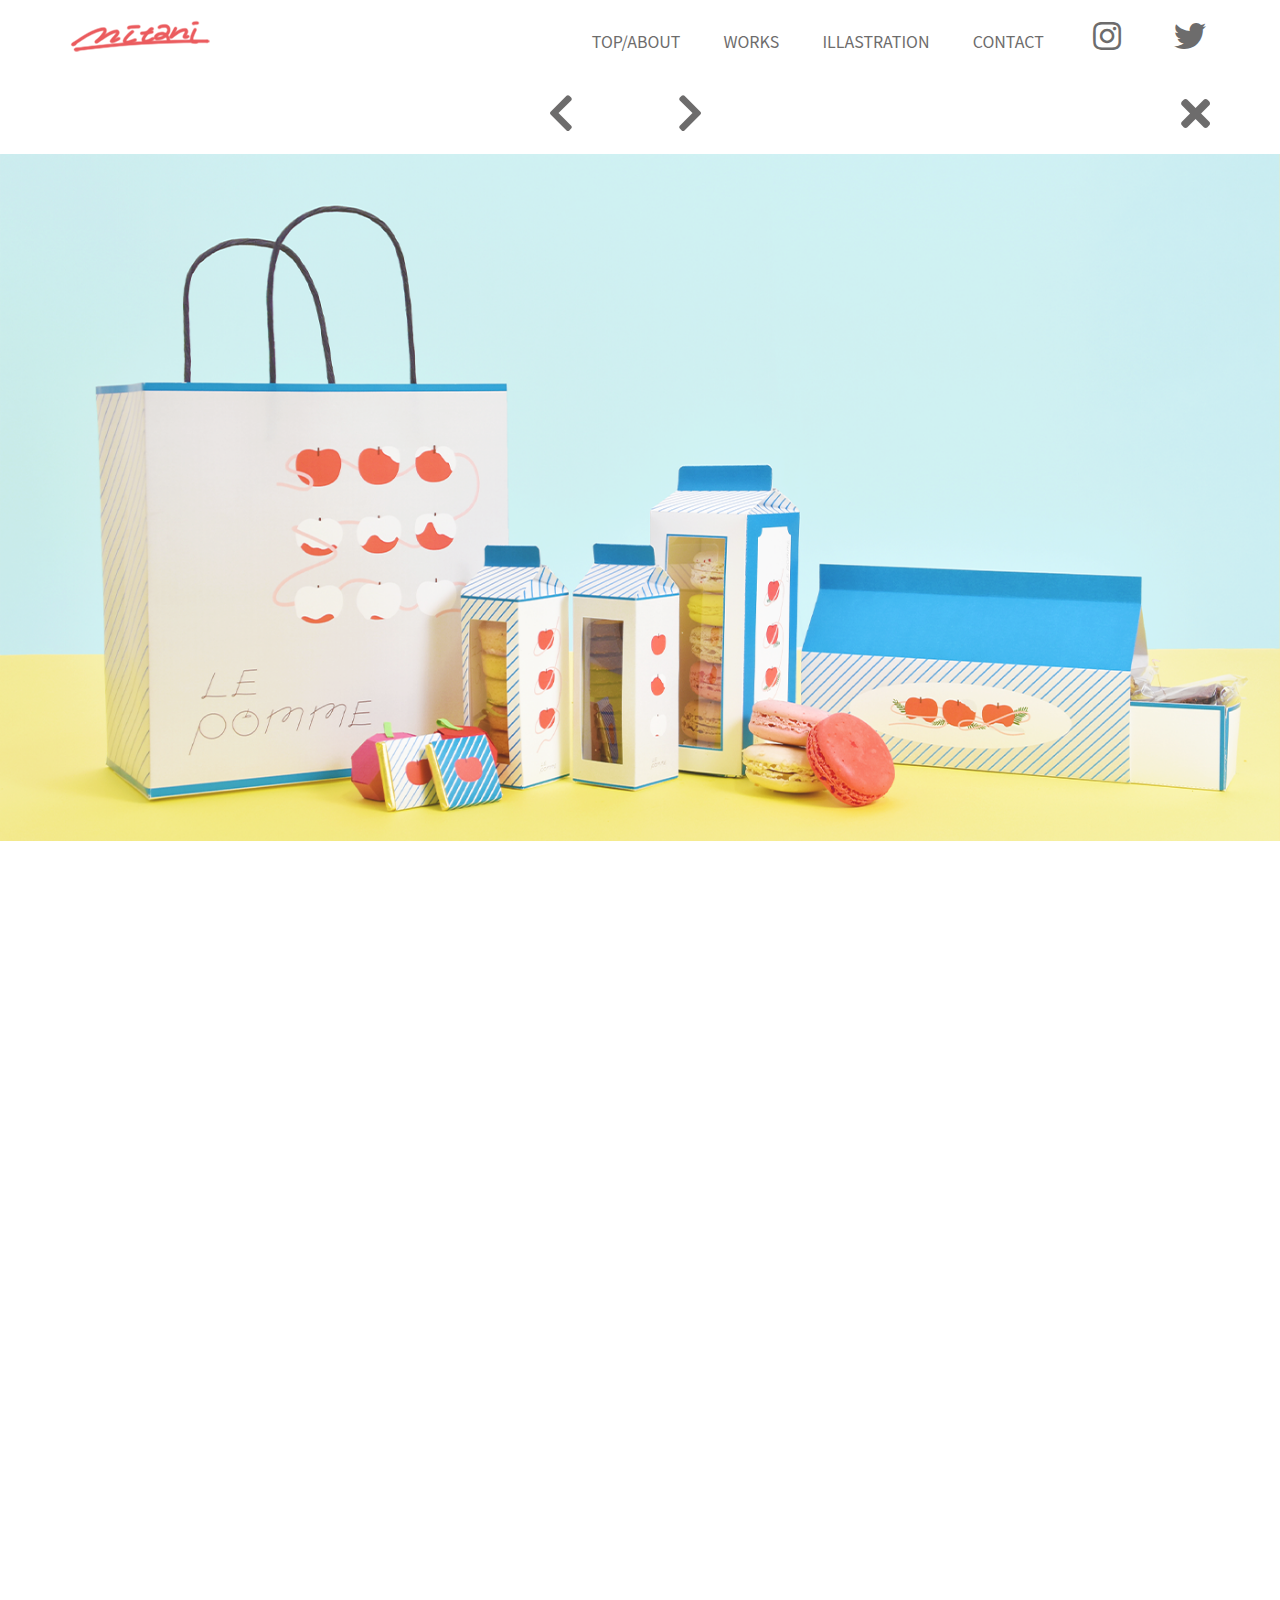
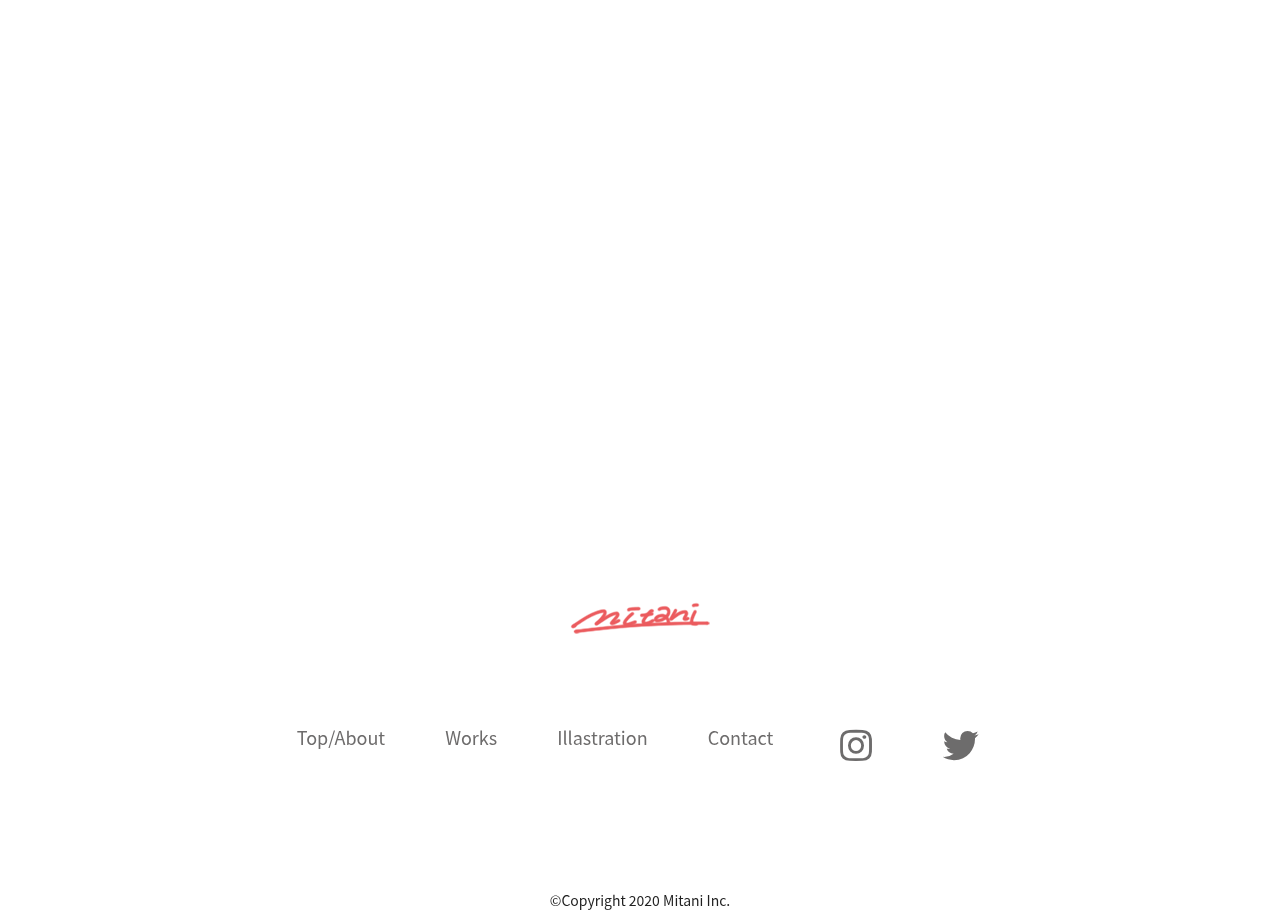
<file: Illustrator_mitani/works/shirayukihime/index.html>
<!doctype html>
<html>
<head>
<meta charset="UTF-8">
<title>Mitani Illastration</title>

    <meta name="viewport" content="width=device-width,initial-scale=1.0">

    <meta name="description" content="">

    <meta property="og:title" content="mitani">

    <meta property="og:description" content=""> 

    <meta property="og:type" content="website">

    <meta property="og:url" content="#">

    <meta property="og:site_name" content="mitani">

    <meta name="format-detection" content="telephone=no">

    <link rel="canonical" href="#">

    <link rel="apple-touch-icon-precomposed" href="../../common/images/meta/touch_icon.jpg">

    <link rel="shortcut icon" href="../../common/images/logo.png">

	<link href="https://use.fontawesome.com/releases/v5.6.1/css/all.css" rel="stylesheet">
	
	<link rel="stylesheet" href="../../common/css/reset.css">	
	
	<link rel="stylesheet" href="style.css">
	
	<link href="https://fonts.googleapis.com/css?family=Noto+Sans+JP:400,500,700&display=swap" rel="stylesheet">
	
	<script src="../../common/js/jquery-3.4.1.min.js"></script>
</head>

<body>
	<header class="navigation">
	<div class="header">	  
		<a class="nav-button" href="#">
		<span></span>
		<span></span>
		<span></span>
	  </a> 
		<div class="next_back img_sp"><a href="../magazine/index.html"><i class="fas fa-chevron-right fa-3x back_img"></i></a>
		<a href="../color/index.html"><i class="fas fa-chevron-right fa-3x next"></i></a></div>
	  <div class="logo"> 
		  <a href="../../top/index.html"><img src="../../common/images/logo.png" class="img_pc" alt=""></a>
		  <a href="../index.html"><i class="fas fa-times fa-3x img_sp"></i></a>
	</div>
		
	  <nav class="nav-wrap close">
		<ul class="nav">
		  <li><a href="../../top/index.html">Top/About</a></li>
		  <li><a href="../index.html">Works</a></li>
		  <li><a href="../../illastration/index.html">Illastration</a></li>
		  <li><a href="../../contact/index.html">Contact</a></li>
		<li><a href="https://www.instagram.com/mitani_m.y/"><i class="fab fa-instagram fa-2x fa-fw"></a></i></li>
		<li><a href="https://twitter.com/mitani_0319"><i class="fab fa-twitter fa-2x fa-fw"></a></i></li>
		</ul>
	  </nav>
	</div>		
</header>
<section class="nav_sub img_pc">
	<div class="next_back_pc">
		<a href="../magazine/index.html"><i class="fas fa-chevron-right fa-3x back_img img_pc"></i></a>
		<a href="../color/index.html"><i class="fas fa-chevron-right fa-3x next img_pc"></i></a>
	</div>
	<a href="../../works/index.html"><i class="fas fa-times fa-3x img_pc"></i></a>
</section>
	<section>
		<div class="sentence_inner">
				<img src="images/shirayuki_top.png" class="main_img img_pc" alt="">
				<img src="images/shirayuki_top_sp.jpg" class="img_sp" alt="">
			<div class="fadein">
				<h1 class="shirayuki_title text-center">「白雪姫」</h1>
				<p class="shirayuki_sentence">「白雪姫」をテーマにギフト用のお菓子のパッケージのデザインをしました。<br>
					「お姫様は好きだけど、キラキラフリフリとしたデザインのものは持ち歩きにくい」という友人の意見を参考に、シンプルですが、どのお姫様をイメージしているのかわかるデザインを目指しました。
				</p>
			</div>
		</div>
		<div class="fadein">
			<img src="images/shirayuki_bm.png" class="main_img img_pc" alt="">
			<img src="images/shirayuki_bm_sp1.jpg" class="img_sp" alt="">
			<img src="images/shirayuki_bm_sp2.jpg" class="img_sp" alt="">
			<img src="images/shirayuki_bm_sp3.jpg" class="img_sp" alt="">
		</div>
	</section>
	<footer class="hr">
       <h1 class="logo_footer">
              <img src="../../common/images/logo.png">
       </h1>    
                <!--メニュー-->
          <div class="footer_menu">        
			<ul class="footer_nav">
					<li class="footer_nav_title"><a href="../../top/index.html">Top/About</a></li>
					<li class="footer_nav_title"><a href="../index.html">Works</a></li>
					<li class="footer_nav_title"><a href="../../illastration/index.html">Illastration</a></li>
					<li class="footer_nav_title"><a href="../../contact/index.html">Contact</a></li>
					<li class="footer_nav_title"><a href="https://www.instagram.com/mitani_m.y/"><i class="fab fa-instagram fa-2x fa-fw"></a></i></li>
					<li class="footer_nav_title"><a href="https://twitter.com/mitani_0319"><i class="fab fa-twitter fa-2x fa-fw"></a></i></li>
			</ul>
			  	<div class="copyrights"><small>&copy;Copyright 2020 Mitani Inc.</small></div>
          </div>              
	</footer>
	
	
</body>
</html>
</file>
<file: Illustrator_mitani/contact/style.css>
@charset "UTF-8";
/* CSS Document */

html{
	font-size: 62.5%;
}
body{

	color: #000000;
	font-family: "Gill Sans","Noto Sans CJK JP";
	font-size: 1.4rem;
	-webkit-font-smoothing:antialiased;
	-moz-osx-font-smoothing:gravscale;
}

a{
	text-decoration: none;
	color: #595757;
}
ul{
	list-style: none;
}
li{
	list-style: none;
}
img{
	max-width: 100%;
	height: auto;
}
.text-center{
	text-align: center;
}
.text-left{
	text-align: left;
}
.text-right{
	text-align: right;
}
.img_sp{
	display: none;
}
/*-------------------------------------


header

---------------------------------------*/
.header {
  display: flex;
  justify-content: space-between;
  padding: 20px;
background-color: #fff;
	box-sizing: border-box;
}
.navigation{
		position: sticky;
		z-index: 500;
		box-sizing: border-box;
		width: 100%;
	}

.nav-button {
  display: none;

}
.nav a {
    font-size: 1.6rem;
	text-transform: uppercase;
  }
.nav a:hover{
	color: #ec5939; 
}
 .nav li {
    display: inline-block;
    margin: 0 20px;
  }
.nav li:last-of-type{
	margin-right: 50px;
}
.logo{
	margin-left: 50px;
}
.nav-wrap.open {
  display: block;
}
.nav-wrap.close {
  display: none;
}


/*------------------------------------------

contact
------------------------------------------*/
.contact{
	background-color: #f5d70c;
	padding: 80px 0 144px;
}

.form_inner{
	border:solid 5px #ec5939;
	background-color: #fff;
	margin: 0 160px;
	padding:96px 0;
}
.contact_title{
	color: #ec5939;
	font-weight: bold;
	font-size: 4.8rem;
 	margin-bottom: 80px;
}
.contact_sentence{
	font-size: 1.8rem;
	line-height: 36px;
	width: 600px;
	margin: 0 auto;
	padding-bottom: 20px;
}

.contact_mail{
	font-size: 2.2rem;
	padding-bottom: 64px;
}

.notice{
	margin: 20px 0 40px;
	font-size: 1.4rem;
}

/*------------------------------------------

php工房
------------------------------------------*/


#formWrap {
	width:700px;
	margin:0 auto;
	font-size:1.4rem;
}
table.formTable{
	width:100%;
	margin:0 auto;
	border-collapse:collapse;
	
}

table.formTable td,table.formTable th{
	border:1px solid #ccc;
	padding:20px;
	vertical-align: top;
}
table.formTable th{
	font-size: 1.5rem;
	width:30%;
	background:#efefef;
	text-align:left;
}

.form_btn{
	margin-left: auto;
    margin-right: auto;
    display: table;

}

.submit{
 　position: relative;
  padding: 13px 40px;
  text-decoration: none;
  color: #000;
  background: #f5d70c;
  border-radius: 4px;
  box-shadow: inset 0 2px 0 rgba(255,255,255,0.2), inset 0 -2px 0 rgba(0, 0, 0, 0.05);
  font-weight: bold;
font-size: 1.5rem;
  border: solid 3px #d27d00;
  cursor: pointer;
}
.submit:hover{
	background: #fff;
}

/*-------------------------------------------------

footer

-------------------------------------------------*/
.hr{
	 height: 1px;
  	border: none;
	width: 80%;
	text-align: center;
	margin: 0 auto;
}
.logo_footer{
	margin: 64px 0;
	text-align:center;
}
.footer_nav{
	justify-content: center;
	display: flex;
	margin-bottom: 104px;
	
}
.footer_nav_title{
	text-align: center;
	display:inline-block;
	font-size: 1.8rem;
	font-weight: 500;
	padding:  30px 30px 25px 30px;
}
.footer_nav_title a:hover{
	color: #ec5939; 
}

.copyrights{
	text-align: center;
	margin-bottom: 32px;
}

@media screen and (min-width: 481px) {
  .nav-wrap {
    display: block !important;
  }
}
@media screen and (max-width: 920px){
	
	.nav li{
		    margin: 0 10px;
	}
	.nav a{
		    font-size: 1.2rem;
	}
	.site_title{
		    top:10%;
	}
}
@media screen and (max-width: 720px) {


#wrapper{
width:100%;
overflow-x: hidden !important;
}
.img_sp{
		display: block;
	}	
.img_pc{
		display: none;
	}

.nav-wrap.close {
    display: none;
}
.nav-wrap.open {
    display: block;
}

.content {
  padding: 20px;
}
.nav-button {
    display: block;
    cursor: pointer;
  }
.nav-wrap {
    position: fixed;
    left: 0;
    top: 0;
    display: none;
    z-index: 10;
    background-color: rgba(0, 0, 0, 0.7);
    width: 100%;
    height: auto;
	}
  .nav {
      height: 100%;
      position: relative;
      overflow-x: hidden;
      overflow-y: auto;
    }
 .nav li {
      display: block;
      margin: 2em;
	}
	.nav li:last-of-type{
		margin-bottom: 100px;
	}
 .nav a {
        color: #fff;
        font-size: 18px;
      }
  /*メニューボタンのエフェクト*/
  .nav-button,
  .nav-button span {
    display: inline-block;
    transition: all 0.4s;
    box-sizing: border-box;
  }
  .nav-button {
    z-index: 20;
    position: relative;
    width: 40px;
    height: 36px;
  }
  .nav-button span {
    position: absolute;
    left: 0;
    width: 100%;
    height: 4px;
    background-color: #ec5939;
    border-radius: 4px;
  }
  .nav-button span:nth-of-type(1) {
    top: 0;
  }
  .nav-button span:nth-of-type(2) {
    top: 16px;
  }
  .nav-button span:nth-of-type(3) {
    bottom: 0;
  }
  .nav-button.active span:nth-of-type(1) {
    -webkit-transform: translateY(16px) rotate(-45deg);
    transform: translateY(16px) rotate(-45deg);
  }
  .nav-button.active span:nth-of-type(2) {
    opacity: 0;
  }
  .nav-button.active span:nth-of-type(3) {
    -webkit-transform: translateY(-16px) rotate(45deg);
    transform: translateY(-16px) rotate(45deg);
  }
	.logo{
		margin-left: 0;
	}
/*----------------------------------
	
	contact
	
------------------------------------*/
	.contact {
    padding: 64px 0 80px;
}
	.contact_title {
    font-size: 3rem;
    margin-bottom: 48px;
	}
	.contact_sentence {
    font-size: 1rem;
    line-height: 20px;
    width: 60%;
	}
	.contact_mail {
	font-size: 1.4rem;
    padding-bottom: 32px;
	}
	.form_inner{
		padding:48px 0;
		margin: 0 20px;
	}
/*ーーーーーーーーーーーーーーーーーーーーーー
	php
ーーーーーーーーーーーーーーーーーーーーーーー*/
	
#formWrap {
	width:90%;
	margin:0 auto;
}
table.formTable th, table.formTable td {
	width:auto;
	display:block;
}
table.formTable th {
	margin-top:5px;
	border-bottom:0;
}
input[type="text"], textarea {
	width:80%;
	padding:5px;
	font-size:110%;
	display:block;
}
input[type="submit"], input[type="reset"], input[type="button"] {
	display:block;
	width:100%;
	height:40px;
}
.notice {
	text-align: inherit;
    font-size: 1rem;
    width: 80%;
    margin: 20px auto;
}
	.submit{
		font-size: 1.2rem;
		padding: 5px 20px;
	}
	
	/*-----------------
	
	footer
	
	---------------------*/

		.footer_nav{
		display: block;
	}

	
	
	
	
	
	
}
</file>
<file: Illustrator_mitani/illastration/style.css>
@charset "UTF-8";
/* CSS Document */

html{
	font-size: 62.5%;
}
body{
	color: #000000;
	font-family: "Gill Sans","Noto Sans CJK JP";
	font-size: 1.4rem;
	-webkit-font-smoothing:antialiased;
	-moz-osx-font-smoothing:gravscale;
}

a{
	text-decoration: none;
	color: #595757;
}
ul{
	list-style: none;
}
li{
	list-style: none;
}
img{
	max-width:100%;
	height: auto;
}
.text-center{
	text-align: center;
}
.text-left{
	text-align: left;
}
.text-right{
	text-align: right;
}
.img_sp{
	display: none;
}
/*-------------------------------------


header

---------------------------------------*/
.header {
  display: flex;
  justify-content: space-between;
  padding: 20px;
background-color: #fff;
	box-sizing: border-box;
}
.navigation{
		position: sticky;
		z-index: 500;
		box-sizing: border-box;
		width: 100%;
	}

.nav-button {
  display: none;

}
.nav a {
    font-size: 1.6rem;
	text-transform: uppercase;
  }
.nav a:hover{
	color: #ec5939; 
}
 .nav li {
    display: inline-block;
    margin: 0 20px;
  }
.nav li:last-of-type{
	margin-right: 50px;
}
.logo{
	margin-left: 50px;
}
.nav-wrap.open {
  display: block;
}
.nav-wrap.close {
  display: none;
}


/*------------------------------------------

main

------------------------------------------*/

.illast{
	max-width: 100%;
	background-color: #f5d70c;
	padding: 80px 60px 120px;
	
}
.illast_inner{
	background-color: #fff;
    padding: 80px 40px;
	border:solid 5px #ec5939;

}

.illast_title{
	letter-spacing: 0.1em;
    font-weight: bold;
	font-size: 4.8rem;
	color: #ec5939;
	margin-bottom: 80px;
}
.img_inner{
	display: flex;
  	flex-direction: column;
	margin-right: 5%;
}
.img_inner_last{
	margin-top: 10%;
	  display: flex;
  	flex-direction: column;
}
.img_inner_2{
	display: flex;
  	flex-direction: column;
	margin-right: 5%;
	margin-top: 10%;
}
.img_grid{
	justify-content: center;
    margin: 0;
    display: flex;
    flex-wrap:wrap;
}	
.shadow{
	box-shadow: 15px 15px 12px 2px rgba(0,0,0,0.3);
}
.img_grid li{
	margin-right: 40px;
	margin-bottom: 40px;
}
.img_grid li:nth-child(4n){
	margin-right: 0;
}

figure{
margin: 0;
}
.shadow_odd{
	box-shadow: 15px 15px 12px 2px rgba(0,0,0,0.3);


}
.right0{
	margin-right: 0;
}
.img_inner a:hover img {
  opacity: 0.7;
  filter: alpha(opacity=70);
  -ms-filter: "alpha(opacity=70)";
}
.img_space:nth-of-type(4n){
	margin-right: 0;
}
.inner_sp{
	display: flex;
}
/*-------------------------------------------------

footer

-------------------------------------------------*/
.hr{
	 height: 1px;
  	border: none;
	width: 80%;
	text-align: center;
	margin: 0 auto;
}
.logo_footer{
	margin: 64px 0;
	text-align:center;
}
.footer_nav{
	justify-content: center;
	display: flex;
	margin-bottom: 104px;
	
}
.footer_nav_title{
	text-align: center;
	display:inline-block;
	font-size: 1.8rem;
	font-weight: 500;
	padding:  30px 30px 25px 30px;
}
.footer_nav_title a:hover{
	color: #ec5939; 
}

.copyrights{
	text-align: center;
	margin-bottom: 32px;
}
@media screen and (max-width: 1337px){
	.img_grid li:nth-child(4n){
		margin-right: 40px;
	}
	.img_grid li:nth-child(3n){
		margin-right: 0;
	}
}
@media screen and (min-width: 481px) {
  .nav-wrap {
    display: block !important;
  }
}
@media screen and (max-width: 1049px){

	.nav li{
		    margin: 0 10px;
	}
	.nav a{
		    font-size: 1.2rem;
	}
	.site_title{
		    top:10%;
	}
	.img_grid li:nth-child(3n){
		margin-right: 40px;
	}
	.img_grid li:nth-child(2n){
		margin-right: 0;
	}
}
@media screen and (max-width: 720px) {


#wrapper{
width:100%;
overflow-x: hidden !important;
}
.img_sp{
		display: block;
	}	
.img_pc{
		display: none;
	}

.nav-wrap.close {
    display: none;
}
.nav-wrap.open {
    display: block;
}

.content {
  padding: 20px;
}
.nav-button {
    display: block;
    cursor: pointer;
  }
.nav-wrap {
    position: fixed;
    left: 0;
    top: 0;
    display: none;
    z-index: 10;
    background-color: rgba(0, 0, 0, 0.7);
    width: 100%;
    height: auto;
	}
  .nav {
      height: 100%;
      position: relative;
      overflow-x: hidden;
      overflow-y: auto;
    }
 .nav li {
      display: block;
      margin: 2em;
	}
	.nav li:last-of-type{
		margin-bottom: 100px;
	}
 .nav a {
        color: #fff;
        font-size: 18px;
      }
  /*メニューボタンのエフェクト*/
  .nav-button,
  .nav-button span {
    display: inline-block;
    transition: all 0.4s;
    box-sizing: border-box;
  }
  .nav-button {
    z-index: 20;
    position: relative;
    width: 40px;
    height: 36px;
  }
  .nav-button span {
    position: absolute;
    left: 0;
    width: 100%;
    height: 4px;
    background-color: #ec5939;
    border-radius: 4px;
  }
  .nav-button span:nth-of-type(1) {
    top: 0;
  }
  .nav-button span:nth-of-type(2) {
    top: 16px;
  }
  .nav-button span:nth-of-type(3) {
    bottom: 0;
  }
  .nav-button.active span:nth-of-type(1) {
    -webkit-transform: translateY(16px) rotate(-45deg);
    transform: translateY(16px) rotate(-45deg);
  }
  .nav-button.active span:nth-of-type(2) {
    opacity: 0;
  }
  .nav-button.active span:nth-of-type(3) {
    -webkit-transform: translateY(-16px) rotate(45deg);
    transform: translateY(-16px) rotate(45deg);
  }
	.logo{
		margin-left: 0;
	}
/*------------------------------
	
	main
------------------------------*/	
.illast {
    padding: 64px 20px 80px;
}	
.illast_title {
    font-size: 3rem;
    margin-bottom: 48px;
}	
.illast_inner {
    padding: 40px 0;
	}
	.shadow{
		margin-right: 0;
	}
	.img_grid li{
		margin-right: 0;
	}
	
/*-----------------
	
	footer
	
---------------------*/

		.footer_nav{
		display: block;
	}

	
	
	
	
	
	
}
</file>
<file: Illustrator_mitani/top/css/style.css>
@charset "UTF-8";
/* CSS Document */

#eapps-instagram-feed-1 a {
	color: #fff!important;
	background-color: #fff!important;
}


html{
	font-size: 62.5%;
}
body{

	color: #000000;
	font-family: "Gill Sans","Noto Sans CJK JP";
	font-size: 1.4rem;
	-webkit-font-smoothing:antialiased;
	-moz-osx-font-smoothing:gravscale;
}

a{
	text-decoration: none;
	color: #595757;
}
ul{
	list-style: none;
}
li{
	list-style: none;
}
img{
	max-width: 100%!important;
	height: auto!important;
}
.text-center{
	text-align: center;
}
.img_sp{
	display: none;
}
/*-------------------------------------


header

---------------------------------------*/
.header {
  display: flex;
  justify-content: space-between;
  padding: 20px;
background-color: #fff;
	box-sizing: border-box;
}
.navigation{
		position:sticky;
		z-index: 500;
		box-sizing: border-box;
		width: 100%;
	}

.nav-button {
  display: none;

}
.nav a {
    font-size: 1.6rem;
	text-transform: uppercase;
  }
.nav a:hover{
	color: #ec5939; 
}
 .nav li {
    display: inline-block;
    margin: 0 20px;
  }
.nav li:last-of-type{
	margin-right: 50px;
}
.logo{
	margin-left: 50px;
}
.nav-wrap.open {
  display: block;
}
.nav-wrap.close {
  display: none;
}

/*-------------------------------------------------

mainvsual

-------------------------------------------------*/
.main{
	position: relative;
}
.site_title{
	position: absolute;
	top: 18%;
    left: 40%;
    font-size: 6rem;
}
.site_title_bm{
	position: absolute;
	top:28%;
	left: 45%;
	font-size: 6rem;
}
.indent{
	text-indent: 2rem;
}
.main_pc{
	width: 100%;
}

/*-------------------------------------------------

profile

-------------------------------------------------*/
.about_main{
	background-image: url(../images/profile_bg.png);
    background-size: cover;
    padding-bottom: 72px;
    background-repeat: no-repeat;
    background-position: center;
}
.profile_img{
	color: #000000;
	text-align: right;
    top: 80px;
	position: relative;

}
.profile-text_inner{
	width: 420px;
	position:absolute;
	z-index: 20;
	right: 150px;
	top:112px;

}
.profile_title{
	letter-spacing: 0.1em;
    font-weight: bold;
	font-size: 4.8rem;
 	margin: 0 auto 40px;

}
.profile_name{
	font-size: 2.4rem;
	font-weight: bold;
	margin-bottom: 30px;
}
.profile_school{
	margin-bottom: 20px;
	font-size: 1.8rem;
	font-weight: 700;
}
.profile_sentence{
	text-align: left;
	line-height: 28px;
	font-size: 1.4rem;
	font-weight: 700;
}
 .fadein {
  opacity: 0;
  transform : translate(0, 50px);
  transition : all 1500ms;
}

.fadein.scrollin{
  opacity: 1;
  transform: translate(0, 0);
}

/*-------------------------------------------------

concept

-------------------------------------------------*/

.concept_img{
	margin-top: 120px;
	margin-left: 10px;
	position: relative;
}


.concept-tex_inner{
	width: 420px;
	position: absolute;
	z-index: 10;
	left: 219px;
	top:117px;

}
.concept_sentence{
	font-weight: 700;
	font-size: 2.2rem;
	line-height: 44px;
	
}
.concept_title{
	letter-spacing: 0.1em;
	position: absolute;
	z-index: 20;
	left: 100px;
	top: 95px;
	font-weight: bold;
	font-size: 4.8rem;
	writing-mode: vertical-rl;
    -ms-writing-mode: tb-rl;
    -webkit-writing-mode:vertical-rl; 
}


/*-------------------------------------------------

instagram

-------------------------------------------------*/

.instagram_title{
	font-weight: bold;
	font-size: 4.8rem;
	margin-bottom: 80px;
	margin-top: 32px;
}
.insta_inner{
	margin: 112px 100px 0;
}

.sns-btn{
	height: auto;
	position: relative;
    display: inline-block;
    width: 363px;
    padding: 23px 0 20px;
    border: 3px solid #000;
    font-size: 2.2rem;
    letter-spacing: .04em;
    text-align: center;
    text-decoration: none;
    box-sizing: border-box;
    border-radius: 2px;
}

.sns_inner{
	margin-bottom: 64px;
}

/*-------------------------------------------------

footer

-------------------------------------------------*/
.hr{
	 height: 1px;
  	border: none;
 	 border-top: 1px #000000 solid;
	width: 80%;
	text-align: center;
	margin: 0 auto;
}
.logo_footer{
	margin: 64px 0;
	text-align:center;
}
.footer_nav{
	justify-content: center;
	display: flex;
	margin-bottom: 104px;
	
}
.footer_nav_title{
	text-align: center;
	display:inline-block;
	font-size: 1.8rem;
	font-weight: 500;
	padding:  30px 30px 25px 30px;
}
.footer_nav_title a:hover{
	color: #ec5939; 
}
.copyrights{
	text-align: center;
	margin-bottom: 32px;
}
/*スマホ*/
	
@media screen and (min-width: 481px) {
  .nav-wrap {
    display: block !important;
  }
}
@media screen and (max-width: 920px){
	
	.nav li{
		    margin: 0 10px;
	}
	.nav a{
		    font-size: 1.2rem;
	}
	.site_title{
		    top:10%;
	}
}
@media screen and (max-width: 720px) {


#wrapper{
width:100%;
overflow-x: hidden !important;
}
.img_sp{
		display: block;
	}	
.img_pc{
		display: none;
	}

.nav-wrap.close {
    display: none;
}
.nav-wrap.open {
    display: block;
}

.content {
  padding: 20px;
}
.nav-button {
    display: block;
    cursor: pointer;
  }
.nav-wrap {
    position: fixed;
    left: 0;
    top: 0;
    display: none;
    z-index: 10;
    background-color: rgba(0, 0, 0, 0.7);
    width: 100%;
    height: auto;
	}
  .nav {
      height: 100%;
      position: relative;
      overflow-x: hidden;
      overflow-y: auto;
    }
 .nav li {
      display: block;
      margin: 2em;
	}
	.nav li:last-of-type{
		margin-bottom: 100px;
	}
 .nav a {
        color: #fff;
        font-size: 18px;
      }
  /*メニューボタンのエフェクト*/
  .nav-button,
  .nav-button span {
    display: inline-block;
    transition: all 0.4s;
    box-sizing: border-box;
  }
  .nav-button {
    z-index: 20;
    position: relative;
    width: 40px;
    height: 36px;
  }
  .nav-button span {
    position: absolute;
    left: 0;
    width: 100%;
    height: 4px;
    background-color: #ec5939;
    border-radius: 4px;
  }
  .nav-button span:nth-of-type(1) {
    top: 0;
  }
  .nav-button span:nth-of-type(2) {
    top: 16px;
  }
  .nav-button span:nth-of-type(3) {
    bottom: 0;
  }
  .nav-button.active span:nth-of-type(1) {
    -webkit-transform: translateY(16px) rotate(-45deg);
    transform: translateY(16px) rotate(-45deg);
  }
  .nav-button.active span:nth-of-type(2) {
    opacity: 0;
  }
  .nav-button.active span:nth-of-type(3) {
    -webkit-transform: translateY(-16px) rotate(45deg);
    transform: translateY(-16px) rotate(45deg);
  }
	.logo{
		margin-left: 0;
	}
	/*--------------------
	
	main
	------------------------*/
	.main{
		line-height: 0;
	}
	.main_sp{
		width: 100%;
	}
	.site_title_bm{
		top: 40%;
    	left: 38%;
    	font-size: 4rem;
	}
	.site_title{
		top: 28%;
    	left: 20%;
    	font-size: 4rem;
	}
	.about_main{
		background-image: url("../images/profile_bg_sp.jpg");
	}
	.profile_title{
		    font-size: 2.8rem;
    		margin: 0 auto 20px;
	}
	.profile_name{
		    font-size: 1.8rem;
    	margin-bottom: 10px;
	}
	.profile_school{
		line-height: 16px;
		margin-bottom: 8px;
    	font-size: 0.8rem;
		text-align: left;
	}
	.profile_sentence{
		line-height: 16px;
    	font-size: 0.8rem;
	}
	.profile-text_inner{
  	width: 65%;
    right: 17%;
    top: 17%;
	}
	.profile_img{
		top: 120px;
		margin-bottom: 260px;
	}
	.concept_img{
		margin-left: 0;
		margin-right: 40px;
	}
	.concept_title{
    left: 10%;
    top: 25%;
    font-size: 3rem;
	}
	.concept-tex_inner{
		left: 25%;
        top: 35%;
    	width: 210px;
	}
	.concept_sentence{
		font-size: 1.2rem;
    	line-height: 24px;
	}
	/*-------------------------------------
	
	
	insta
	
	-------------------------------------*/
	.instagram_title {
    font-size: 3.6rem;
    margin-bottom: 40px;
	}
	.insta_inner{
	    margin: 64px 40px 0;
}
	.next{
		color: #595757;
    	vertical-align: middle;
    	margin-left: 5px;
	}

	.sns-btn{
		padding: 10px 0;
		width: 250px;
		border: 2px solid #595757;
		font-size: 1.4rem;
	}
	.insta_icon{
		vertical-align: middle;
	}
	.footer_nav{
		display: block;
	}
	.footer_nav_title{
		padding: 20px;
	}
	 .fadein {
  transform : translate(0, 25px);
  transition : all 800ms;
}

}


	
	
	
	
	
	
	
	
	
	
	
	
}
</file>
<file: Illustrator_mitani/works/style.css>
@charset "UTF-8";
/* CSS Document */

#eapps-instagram-feed-1 a {
	display: none!important;
}
html{
	font-size: 62.5%;
}
body{

	color: #000000;
	font-family: "Gill Sans","Noto Sans CJK JP";
	font-size: 1.4rem;
	-webkit-font-smoothing:antialiased;
	-moz-osx-font-smoothing:gravscale;
}

a{
	text-decoration: none;
	color: #595757;
}
ul{
	list-style: none;
}
li{
	list-style: none;
}
img{
	max-width: 100%;
	height: auto;
}
.text-center{
	text-align: center;
}
.text-left{
	text-align: left;
}
.text-right{
	text-align: right;
}
.img_sp{
	display: none;
}
/*-------------------------------------


header

---------------------------------------*/
.header {
  display: flex;
  justify-content: space-between;
  padding: 20px;
background-color: #fff;
	box-sizing: border-box;
}
.navigation{
		position: sticky;
		z-index: 500;
		box-sizing: border-box;
		width: 100%;
	}

.nav-button {
  display: none;

}
.nav a {
    font-size: 1.6rem;
	text-transform: uppercase;
  }
.nav a:hover{
	color: #ec5939; 
}
 .nav li {
    display: inline-block;
    margin: 0 20px;
  }
.nav li:last-of-type{
	margin-right: 50px;
}
.logo{
	margin-left: 50px;
}
.nav-wrap.open {
  display: block;
}
.nav-wrap.close {
  display: none;
}


/*-------------------------------------------------

works

-------------------------------------------------*/

.works{
	background-color: #f5d70c;
	padding-bottom: 120px;
}
.works-title{
	color: #ec5939;
	font-weight: bold;
	font-size: 4.8rem;
	padding-top: 150px;
	margin-bottom: 80px;
}
.works-img{
	display: flex;
	margin: 0 80px;
	justify-content: space-between;
}

.works_1{
	margin-right: 40px;
	position: relative;
}
.works_1:last-of-type{
	margin-right: 0;
}
.caption{
	width: 100%;
	position: absolute;
	top:50%;
	left: 50%;
	transform: translateY(-50%) translateX(-50%);
	-webkit-transform: translateY(-50%) translateX(-50%);
	-ms-transform: translateY(-50%) translateX(-50%);
	margin: auto;
	font-weight: bold;
	font-size:2.4rem;
	text-align:center;
	color:#fff;
	line-height: 48px;
}
.mask{
	width:100%;
	height:100%;
	position:absolute;
	top:0;
	left:0;
	opacity:0;
	background-color:	rgba(0,0,0,0.4);
	-ms-transition:	all 0.2s ease;
	-webkit-transition:	all 0.2s ease;
	transition:	all 0.2s ease;
}
.mask:hover{
	opacity:1;
}
/*-------------------------------------------------

footer

-------------------------------------------------*/
.hr{
	 height: 1px;
  	border: none;
	width: 80%;
	text-align: center;
	margin: 0 auto;
}
.logo_footer{
	margin: 64px 0;
	text-align:center;
}
.footer_nav{
	justify-content: center;
	display: flex;
	margin-bottom: 104px;
	
}
.footer_nav_title{
	text-align: center;
	display:inline-block;
	font-size: 1.8rem;
	font-weight: 500;
	padding:  30px 30px 25px 30px;
}
.footer_nav_title a:hover{
	color: #ec5939; 
}

.copyrights{
	text-align: center;
	margin-bottom: 32px;
}

@media screen and (min-width: 481px) {
  .nav-wrap {
    display: block !important;
  }
}
@media screen and (max-width: 920px){
	
	.nav li{
		    margin: 0 10px;
	}
	.nav a{
		    font-size: 1.2rem;
	}
	.site_title{
		    top:10%;
	}
}
@media screen and (max-width: 720px) {


#wrapper{
width:100%;
overflow-x: hidden !important;
}
.img_sp{
		display: block;
	}	
.img_pc{
		display: none;
	}

.nav-wrap.close {
    display: none;
}
.nav-wrap.open {
    display: block;
}

.content {
  padding: 20px;
}
.nav-button {
    display: block;
    cursor: pointer;
  }
.nav-wrap {
    position: fixed;
    left: 0;
    top: 0;
    display: none;
    z-index: 10;
    background-color: rgba(0, 0, 0, 0.7);
    width: 100%;
    height: auto;
	}
  .nav {
      height: 100%;
      position: relative;
      overflow-x: hidden;
      overflow-y: auto;
    }
 .nav li {
      display: block;
      margin: 2em;
	}
	.nav li:last-of-type{
		margin-bottom: 100px;
	}
 .nav a {
        color: #fff;
        font-size: 18px;
      }
  /*メニューボタンのエフェクト*/
  .nav-button,
  .nav-button span {
    display: inline-block;
    transition: all 0.4s;
    box-sizing: border-box;
  }
  .nav-button {
    z-index: 20;
    position: relative;
    width: 40px;
    height: 36px;
  }
  .nav-button span {
    position: absolute;
    left: 0;
    width: 100%;
    height: 4px;
    background-color: #ec5939;
    border-radius: 4px;
  }
  .nav-button span:nth-of-type(1) {
    top: 0;
  }
  .nav-button span:nth-of-type(2) {
    top: 16px;
  }
  .nav-button span:nth-of-type(3) {
    bottom: 0;
  }
  .nav-button.active span:nth-of-type(1) {
    -webkit-transform: translateY(16px) rotate(-45deg);
    transform: translateY(16px) rotate(-45deg);
  }
  .nav-button.active span:nth-of-type(2) {
    opacity: 0;
  }
  .nav-button.active span:nth-of-type(3) {
    -webkit-transform: translateY(-16px) rotate(45deg);
    transform: translateY(-16px) rotate(45deg);
  }
	.logo{
		margin-left: 0;
	}
	/*-----------------
	
	works
	
	---------------------*/
	.works {
    padding-bottom: 80px;
}
	.works-title {
    font-size: 3rem;
    padding-top: 80px;
    margin-bottom: 64px;
	}
	.works-img{
		margin: 0 40px;
		display: block;
	}
	.works_1{
		margin-right: 0;
		margin-bottom: 48px;
	}
	
		.footer_nav{
		display: block;
	}

	
	
	
	
	
	
}
</file>
<file: Illustrator_mitani/works/color/style.css>
@charset "UTF-8";
/* CSS Document */

html{
	font-size: 62.5%;
}
body{

	color: #000000;
	font-family: "Gill Sans","Noto Sans CJK JP";
	font-size: 1.4rem;
	-webkit-font-smoothing:antialiased;
	-moz-osx-font-smoothing:gravscale;
}

a{
	text-decoration: none;
	color: #595757;
}
ul{
	list-style: none;
}
li{
	list-style: none;
}
img{
	max-width:100%;
	height: auto;
}
.text-center{
	text-align: center;
}
.text-left{
	text-align: left;
}
.text-right{
	text-align: right;
}
.img_sp{
	display: none;
}
/*-------------------------------------


header

---------------------------------------*/
.header {
  display: flex;
  justify-content: space-between;
  padding: 20px;
background-color: #fff;
	box-sizing: border-box;
}
.navigation{
		position: sticky;
		z-index: 500;
		box-sizing: border-box;
		width: 100%;
	}

.nav-button {
  display: none;

}
.nav a {
    font-size: 1.6rem;
	text-transform: uppercase;
  }
.nav a:hover{
	color: #ec5939; 
}
 .nav li {
    display: inline-block;
    margin: 0 20px;
  }
.nav li:last-of-type{
	margin-right: 50px;
}
.logo{
	margin-left: 50px;
}
.nav-wrap.open {
  display: block;
}
.nav-wrap.close {
  display: none;
}
.next_back_pc{
	width: 100%;
	text-align: center;	
}
.nav_sub{
	display: flex;
    padding: 20px 70px;
}
i:hover{
	color: #ec5939;
}
.next{
	color: #595757;
	
}
.back_img{
	transform: rotateY(180deg);
	color: #595757;
	margin-right: 100px;
}

/*------------------------------------------

main

------------------------------------------*/
.main_img{
	width: 100%;
	position: relative;
}
.position{
	position: relative;
}

.img_bm{
	width: 100%;
	border: #000 solid 1px;
}
.color_title{
	color: #ec5939;
	font-size: 3rem;
	margin: 64px 0 40px;
	
}

.color_sentence{
	width: 800px;
	margin: 0 auto 120px;
	font-size: 1.4rem;
	line-height:28px;
}
.sentence_inner{
	margin-left: 0;
	margin-right: 0;
}
 .fadein {
  opacity: 0;
  transform : translate(0, 50px);
  transition : all 1500ms;
}

.fadein.scrollin{
  opacity: 1;
  transform: translate(0, 0);
}
/*-------------------------------------------------

footer

-------------------------------------------------*/
.hr{
	 height: 1px;
  	border: none;
	width: 80%;
	text-align: center;
	margin: 0 auto;
}
.logo_footer{
	margin: 64px 0;
	text-align:center;
}
.footer_nav{
	justify-content: center;
	display: flex;
	margin-bottom: 104px;
	
}
.footer_nav_title{
	text-align: center;
	display:inline-block;
	font-size: 1.8rem;
	font-weight: 500;
	padding:  30px 30px 25px 30px;
}
.footer_nav_title a:hover{
	color: #ec5939; 
}

.copyrights{
	text-align: center;
	margin-bottom: 32px;
}

@media screen and (min-width: 481px) {
  .nav-wrap {
    display: block !important;
  }
}
@media screen and (max-width: 920px){
	
	.nav li{
		    margin: 0 10px;
	}
	.nav a{
		    font-size: 1.2rem;
	}
	.site_title{
		    top:10%;
	}
}
@media screen and (max-width: 720px) {


#wrapper{
width:100%;
overflow-x: hidden !important;
}
.img_sp{
		display: block;
	}	
.img_pc{
		display: none;
	}

.nav-wrap.close {
    display: none;
}
.nav-wrap.open {
    display: block;
}

.content {
  padding: 20px;
}
.nav-button {
    display: block;
    cursor: pointer;
  }
.nav-wrap {
    position: fixed;
    left: 0;
    top: 0;
    display: none;
    z-index: 10;
    background-color: rgba(0, 0, 0, 0.7);
    width: 100%;
    height: auto;
	}
  .nav {
      height: 100%;
      position: relative;
      overflow-x: hidden;
      overflow-y: auto;
	  text-align: center;
    }
 .nav li {
      display: block;
      margin: 2em;
	}
	.nav li:last-of-type{
		margin-bottom: 100px;
	}
 .nav a {
        color: #fff;
        font-size: 18px;
      }
  /*メニューボタンのエフェクト*/
  .nav-button,
  .nav-button span {
    display: inline-block;
    transition: all 0.4s;
    box-sizing: border-box;
  }
  .nav-button {
    z-index: 20;
    position: relative;
    width: 40px;
    height: 36px;
  }
  .nav-button span {
    position: absolute;
    left: 0;
    width: 100%;
    height: 4px;
    background-color: #ec5939;
    border-radius: 4px;
  }
  .nav-button span:nth-of-type(1) {
    top: 0;
  }
  .nav-button span:nth-of-type(2) {
    top: 16px;
  }
  .nav-button span:nth-of-type(3) {
    bottom: 0;
  }
  .nav-button.active span:nth-of-type(1) {
    -webkit-transform: translateY(16px) rotate(-45deg);
    transform: translateY(16px) rotate(-45deg);
  }
  .nav-button.active span:nth-of-type(2) {
    opacity: 0;
  }
  .nav-button.active span:nth-of-type(3) {
    -webkit-transform: translateY(-16px) rotate(45deg);
    transform: translateY(-16px) rotate(45deg);
  }
	.next_back{
	position: absolute;
  	top: 50%; /*親要素を起点に上から50%*/
  	left: 50%;  /*親要素を起点に左から50%*/
  	transform: translateY(-50%) translateX(-50%); /*要素の大きさの半分ずつを戻す*/
  	-webkit-transform: translateY(-50%) translateX(-50%);
	}
	.back_img{
		margin-right: 40px;
	}
	/*------------------------
	
	main
	
	
-------------------------*/	
.color_title{
		font-size: 2.2rem;
	}
.color_sentence {
    width: 70%;
    margin: 0 auto 80px;
    font-size: 1rem;
	line-height: 20px;
}
.sentence_inner{
		padding: 10px 0;
	}
	/*------------------------------------------
	
	footer
	
	-------------------------------------------*/	
	.footer_nav{
		display: block;
	}
	

}
</file>
<file: Illustrator_mitani/works/magazine/style.css>
@charset "UTF-8";
/* CSS Document */

html{
	font-size: 62.5%;
}
body{

	color: #000000;
	font-family: "Gill Sans","Noto Sans CJK JP";
	font-size: 1.4rem;
	-webkit-font-smoothing:antialiased;
	-moz-osx-font-smoothing:gravscale;
}

a{
	text-decoration: none;
	color: #595757;
}
ul{
	list-style: none;
}
li{
	list-style: none;
}
img{
	max-width:100%;
	height: auto;
}
.text-center{
	text-align: center;
}
.text-left{
	text-align: left;
}
.text-right{
	text-align: right;
}
.img_sp{
	display: none;
}
/*-------------------------------------


header

---------------------------------------*/
.header {
  display: flex;
  justify-content: space-between;
  padding: 20px;
background-color: #fff;
	box-sizing: border-box;
}
.navigation{
		position: sticky;
		z-index: 500;
		box-sizing: border-box;
		width: 100%;
	}

.nav-button {
  display: none;

}
.nav a {
    font-size: 1.6rem;
	text-transform: uppercase;
  }
.nav a:hover{
	color: #ec5939; 
}
 .nav li {
    display: inline-block;
    margin: 0 20px;
  }
.nav li:last-of-type{
	margin-right: 50px;
}
.logo{
	margin-left: 50px;
}
.nav-wrap.open {
  display: block;
}
.nav-wrap.close {
  display: none;
}
.next_back_pc{
	width: 100%;
	text-align: center;	
}
.nav_sub{
	display: flex;
    padding: 20px 70px;
}
i:hover{
	color: #ec5939;
}
/*------------------------------------------

main

------------------------------------------*/

.next{
	color: #595757;
	
}
.back_img{
	transform: rotateY(180deg);
	color: #595757;
	margin-right: 100px;
}

.main_img{
	width: 100%;
}
.position{
	position: relative;
}



.magazine_title{
	color: #ec5939;
	font-size: 3rem;
	margin: 64px 0 40px;
	
}

.magazine_sentence{
	width: 70%;
	margin: 0 auto 120px;
	font-size: 1.4rem;
	line-height:28px;
}
.sentence_inner{
	margin-left: 0;
	margin-right: 0;
}
 .fadein {
  opacity: 0;
  transform : translate(0, 50px);
  transition : all 1500ms;
}

.fadein.scrollin{
  opacity: 1;
  transform: translate(0, 0);
}

/*-------------------------------------------------

footer

-------------------------------------------------*/
.hr{
	 height: 1px;
  	border: none;
	width: 80%;
	text-align: center;
	margin: 0 auto;
}
.logo_footer{
	margin: 64px 0;
	text-align:center;
}
.footer_nav{
	justify-content: center;
	display: flex;
	margin-bottom: 104px;
	
}
.footer_nav_title{
	text-align: center;
	display:inline-block;
	font-size: 1.8rem;
	font-weight: 500;
	padding:  30px 30px 25px 30px;
}
.footer_nav_title a:hover{
	color: #ec5939; 
}

.copyrights{
	text-align: center;
	margin-bottom: 32px;
}

@media screen and (min-width: 481px) {
  .nav-wrap {
    display: block !important;
  }
}
@media screen and (max-width: 920px){
	
	.nav li{
		    margin: 0 10px;
	}
	.nav a{
		    font-size: 1.2rem;
	}
	.site_title{
		    top:10%;
	}
}
@media screen and (max-width: 720px) {


#wrapper{
width:100%;
overflow-x: hidden !important;
}
.img_sp{
		display: block;
	}	
.img_pc{
		display: none;
	}

.nav-wrap.close {
    display: none;
}
.nav-wrap.open {
    display: block;
}

.content {
  padding: 20px;
}
.nav-button {
    display: block;
    cursor: pointer;
  }
.nav-wrap {
    position: fixed;
    left: 0;
    top: 0;
    display: none;
    z-index: 10;
    background-color: rgba(0, 0, 0, 0.7);
    width: 100%;
    height: auto;
	}
  .nav {
      height: 100%;
      position: relative;
      overflow-x: hidden;
      overflow-y: auto;
	  text-align: center;
    }
 .nav li {
      display: block;
      margin: 2em;
	}
	.nav li:last-of-type{
		margin-bottom: 100px;
	}
 .nav a {
        color: #fff;
        font-size: 18px;
      }
  /*メニューボタンのエフェクト*/
  .nav-button,
  .nav-button span {
    display: inline-block;
    transition: all 0.4s;
    box-sizing: border-box;
  }
  .nav-button {
    z-index: 20;
    position: relative;
    width: 40px;
    height: 36px;
  }
  .nav-button span {
    position: absolute;
    left: 0;
    width: 100%;
    height: 4px;
    background-color: #ec5939;
    border-radius: 4px;
  }
  .nav-button span:nth-of-type(1) {
    top: 0;
  }
  .nav-button span:nth-of-type(2) {
    top: 16px;
  }
  .nav-button span:nth-of-type(3) {
    bottom: 0;
  }
  .nav-button.active span:nth-of-type(1) {
    -webkit-transform: translateY(16px) rotate(-45deg);
    transform: translateY(16px) rotate(-45deg);
  }
  .nav-button.active span:nth-of-type(2) {
    opacity: 0;
  }
  .nav-button.active span:nth-of-type(3) {
    -webkit-transform: translateY(-16px) rotate(45deg);
    transform: translateY(-16px) rotate(45deg);
  }
	.next_back{
	position: absolute;
  	top: 50%; /*親要素を起点に上から50%*/
  	left: 50%;  /*親要素を起点に左から50%*/
  	transform: translateY(-50%) translateX(-50%); /*要素の大きさの半分ずつを戻す*/
  	-webkit-transform: translateY(-50%) translateX(-50%);
	}
	.back_img{
		margin-right: 40px;
	}
/*------------------------
	
	main
	
	
-------------------------*/	
	.magazine_title{
		font-size: 2.2rem;
	}
.magazine_sentence {
    width: 70%;
    margin: 0 auto 80px;
    font-size: 1rem;
	line-height: 20px;
}
	.next_inner{
		padding: 10px 0;
	}

	
		.footer_nav{
		display: block;
	}
	
	
	
	
	
}
</file>
<file: Illustrator_mitani/works/shirayukihime/style.css>
@charset "UTF-8";
/* CSS Document */

html{
	font-size: 62.5%;
}
body{

	color: #000000;
	font-family: "Gill Sans","Noto Sans CJK JP";
	font-size: 1.4rem;
	-webkit-font-smoothing:antialiased;
	-moz-osx-font-smoothing:gravscale;
}

a{
	text-decoration: none;
	color: #595757;
}
ul{
	list-style: none;
}
li{
	list-style: none;
}
img{
	max-width:100%;
	height: auto;
}
.text-center{
	text-align: center;
}
.text-left{
	text-align: left;
}
.text-right{
	text-align: right;
}
.img_sp{
	display: none;
}
/*-------------------------------------


header

---------------------------------------*/
.header {
  display: flex;
  justify-content: space-between;
  padding: 20px;
background-color: #fff;
	box-sizing: border-box;
}
.navigation{
		position: sticky;
		z-index: 500;
		box-sizing: border-box;
		width: 100%;
	}

.nav-button {
  display: none;

}
.nav a {
    font-size: 1.6rem;
	text-transform: uppercase;
  }
.nav a:hover{
	color: #ec5939; 
}
 .nav li {
    display: inline-block;
    margin: 0 20px;
  }
.nav li:last-of-type{
	margin-right: 50px;
}
.logo{
	margin-left: 50px;
}
.nav-wrap.open {
  display: block;
}
.nav-wrap.close {
  display: none;
}
.next_back_pc{
	width: 100%;
	text-align: center;	
}
.nav_sub{
	display: flex;
    padding: 20px 70px;
}
i:hover{
	color: #ec5939;
}
.next{
	color: #595757;
	
}
.back_img{
	transform: rotateY(180deg);
	color: #595757;
	margin-right: 100px;
}
/*------------------------------------------

main

------------------------------------------*/
.main_img{
	width: 100%;
}

.position{
	position: relative;
}

.shirayuki_title{
	color: #ec5939;
	font-size: 3rem;
	margin: 64px 0 40px;
	
}

.shirayuki_sentence{
	width: 800px;
	margin: 0 auto 120px;
	font-size: 1.4rem;
	line-height:28px;
}
.sentence_inner{
	margin-left: 0;
	margin-right: 0;
}
 .fadein {
  opacity: 0;
  transform : translate(0, 50px);
  transition : all 1500ms;
}

.fadein.scrollin{
  opacity: 1;
  transform: translate(0, 0);
}

/*-------------------------------------------------

footer

-------------------------------------------------*/
.hr{
	 height: 1px;
  	border: none;
	width: 80%;
	text-align: center;
	margin: 0 auto;
}
.logo_footer{
	margin: 64px 0;
	text-align:center;
}
.footer_nav{
	justify-content: center;
	display: flex;
	margin-bottom: 104px;
	
}
.footer_nav_title{
	text-align: center;
	display:inline-block;
	font-size: 1.8rem;
	font-weight: 500;
	padding:  30px 30px 25px 30px;
}
.footer_nav_title a:hover{
	color: #ec5939; 
}

.copyrights{
	text-align: center;
	margin-bottom: 32px;
}

@media screen and (min-width: 481px) {
  .nav-wrap {
    display: block !important;
  }
}
@media screen and (max-width: 920px){
	
	.nav li{
		    margin: 0 10px;
	}
	.nav a{
		    font-size: 1.2rem;
	}
	.site_title{
		    top:10%;
	}
}
@media screen and (max-width: 720px) {


#wrapper{
width:100%;
overflow-x: hidden !important;
}
.img_sp{
		display: block;
	}	
.img_pc{
		display: none;
	}

.nav-wrap.close {
    display: none;
}
.nav-wrap.open {
    display: block;
}

.content {
  padding: 20px;
}
.nav-button {
    display: block;
    cursor: pointer;
  }
.nav-wrap {
    position: fixed;
    left: 0;
    top: 0;
    display: none;
    z-index: 10;
    background-color: rgba(0, 0, 0, 0.7);
    width: 100%;
    height: auto;
	}
  .nav {
      height: 100%;
      position: relative;
      overflow-x: hidden;
      overflow-y: auto;
	  text-align: center;
    }
 .nav li {
      display: block;
      margin: 2em;
	}
	.nav li:last-of-type{
		margin-bottom: 100px;
	}
 .nav a {
        color: #fff;
        font-size: 18px;
      }
  /*メニューボタンのエフェクト*/
  .nav-button,
  .nav-button span {
    display: inline-block;
    transition: all 0.4s;
    box-sizing: border-box;
  }
  .nav-button {
    z-index: 20;
    position: relative;
    width: 40px;
    height: 36px;
  }
  .nav-button span {
    position: absolute;
    left: 0;
    width: 100%;
    height: 4px;
    background-color: #ec5939;
    border-radius: 4px;
  }
  .nav-button span:nth-of-type(1) {
    top: 0;
  }
  .nav-button span:nth-of-type(2) {
    top: 16px;
  }
  .nav-button span:nth-of-type(3) {
    bottom: 0;
  }
  .nav-button.active span:nth-of-type(1) {
    -webkit-transform: translateY(16px) rotate(-45deg);
    transform: translateY(16px) rotate(-45deg);
  }
  .nav-button.active span:nth-of-type(2) {
    opacity: 0;
  }
  .nav-button.active span:nth-of-type(3) {
    -webkit-transform: translateY(-16px) rotate(45deg);
    transform: translateY(-16px) rotate(45deg);
  }
	.next_back{
	position: absolute;
  	top: 50%; /*親要素を起点に上から50%*/
  	left: 50%;  /*親要素を起点に左から50%*/
  	transform: translateY(-50%) translateX(-50%); /*要素の大きさの半分ずつを戻す*/
  	-webkit-transform: translateY(-50%) translateX(-50%);
	}
	.back_img{
		margin-right: 40px;
	}
	/*------------------------
	
	main
	
	
-------------------------*/	
.shirayuki_title{
		font-size: 2.2rem;
	}
.shirayuki_sentence {
    width: 70%;
    margin: 0 auto 80px;
    font-size: 1rem;
	line-height: 20px;
}
.sentence_inner{
		padding: 10px 0;
	}
	/*------------------------------------------
	
	footer
	
	-------------------------------------------*/	
	.footer_nav{
		display: block;
	}
	

}
</file>
